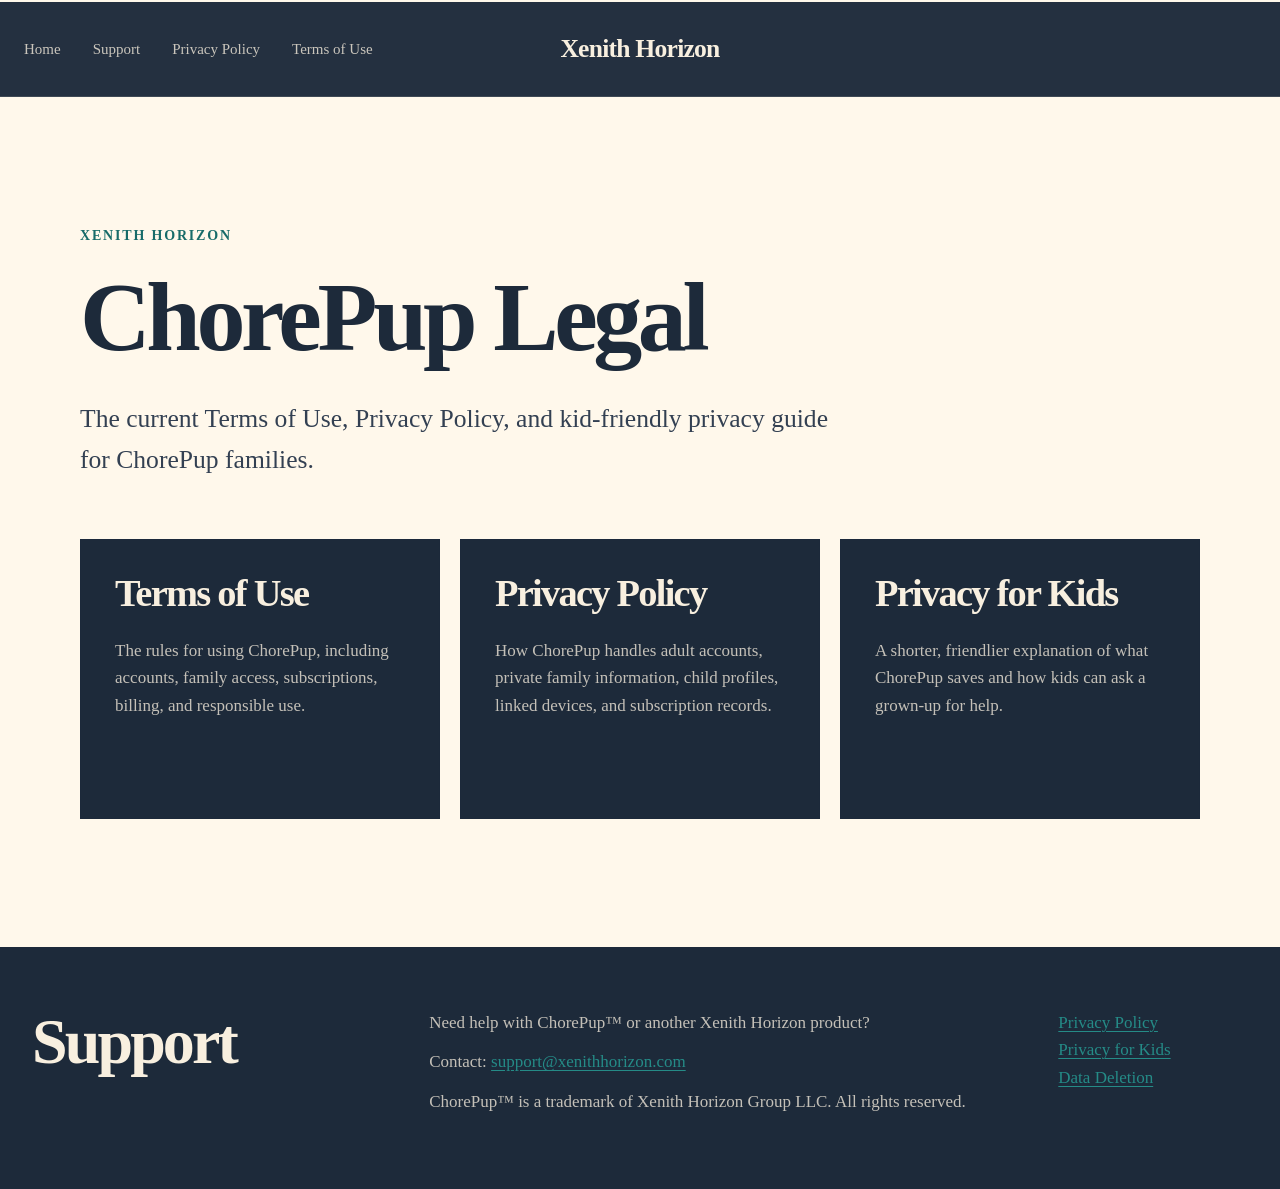
<file: index.html>
<!doctype html>
<html lang="en">
<head>
  <meta charset="utf-8">
  <meta name="viewport" content="width=device-width, initial-scale=1">
  <meta name="description" content="ChorePup Terms of Use, Privacy Policy, and Privacy for Kids.">
  <meta name="theme-color" content="#1d2a3a">
  <link rel="canonical" href="https://legal.xenithhorizon.com/">
  <link rel="stylesheet" href="/assets/legal.css">
  <title>ChorePup Legal · Xenith Horizon</title>
</head>
<body>
<header class="site-header">
  <div class="site-header__inner">
    <a class="site-brand" href="https://www.xenithhorizon.com">Xenith Horizon</a>
    <nav class="site-nav" aria-label="Primary navigation">
      <a href="https://www.xenithhorizon.com">Home</a>
      <a href="https://www.xenithhorizon.com/support">Support</a>
      <a href="/privacy/">Privacy Policy</a>
      <a href="/terms/">Terms of Use</a>
    </nav>
  </div>
</header>
<main class="legal-hub">
  <div class="legal-hub__inner">
    <p class="legal-kicker">Xenith Horizon</p>
    <h1>ChorePup Legal</h1>
    <p class="legal-hub__lead">The current Terms of Use, Privacy Policy, and kid-friendly privacy guide for ChorePup families.</p>
    <div class="legal-hub__grid"><a class="legal-hub__card" href="/terms/">
  <h2>Terms of Use</h2>
  <p>The rules for using ChorePup, including accounts, family access, subscriptions, billing, and responsible use.</p>
</a>
<a class="legal-hub__card" href="/privacy/">
  <h2>Privacy Policy</h2>
  <p>How ChorePup handles adult accounts, private family information, child profiles, linked devices, and subscription records.</p>
</a>
<a class="legal-hub__card" href="/privacy-for-kids/">
  <h2>Privacy for Kids</h2>
  <p>A shorter, friendlier explanation of what ChorePup saves and how kids can ask a grown-up for help.</p>
</a></div>
  </div>
</main>
<footer class="site-footer">
  <div class="site-footer__inner">
    <div class="site-footer__title">Support</div>
    <div>
      <p>Need help with ChorePup™ or another Xenith Horizon product?</p>
      <p>Contact: <a href="mailto:support@xenithhorizon.com">support@xenithhorizon.com</a></p>
      <p>ChorePup™ is a trademark of Xenith Horizon Group LLC. All rights reserved.</p>
    </div>
    <div class="site-footer__links">
      <a href="/privacy/">Privacy Policy</a>
      <a href="/privacy-for-kids/">Privacy for Kids</a>
      <a href="https://www.xenithhorizon.com/data-deletion">Data Deletion</a>
    </div>
  </div>
</footer>
</body>
</html>
</file>
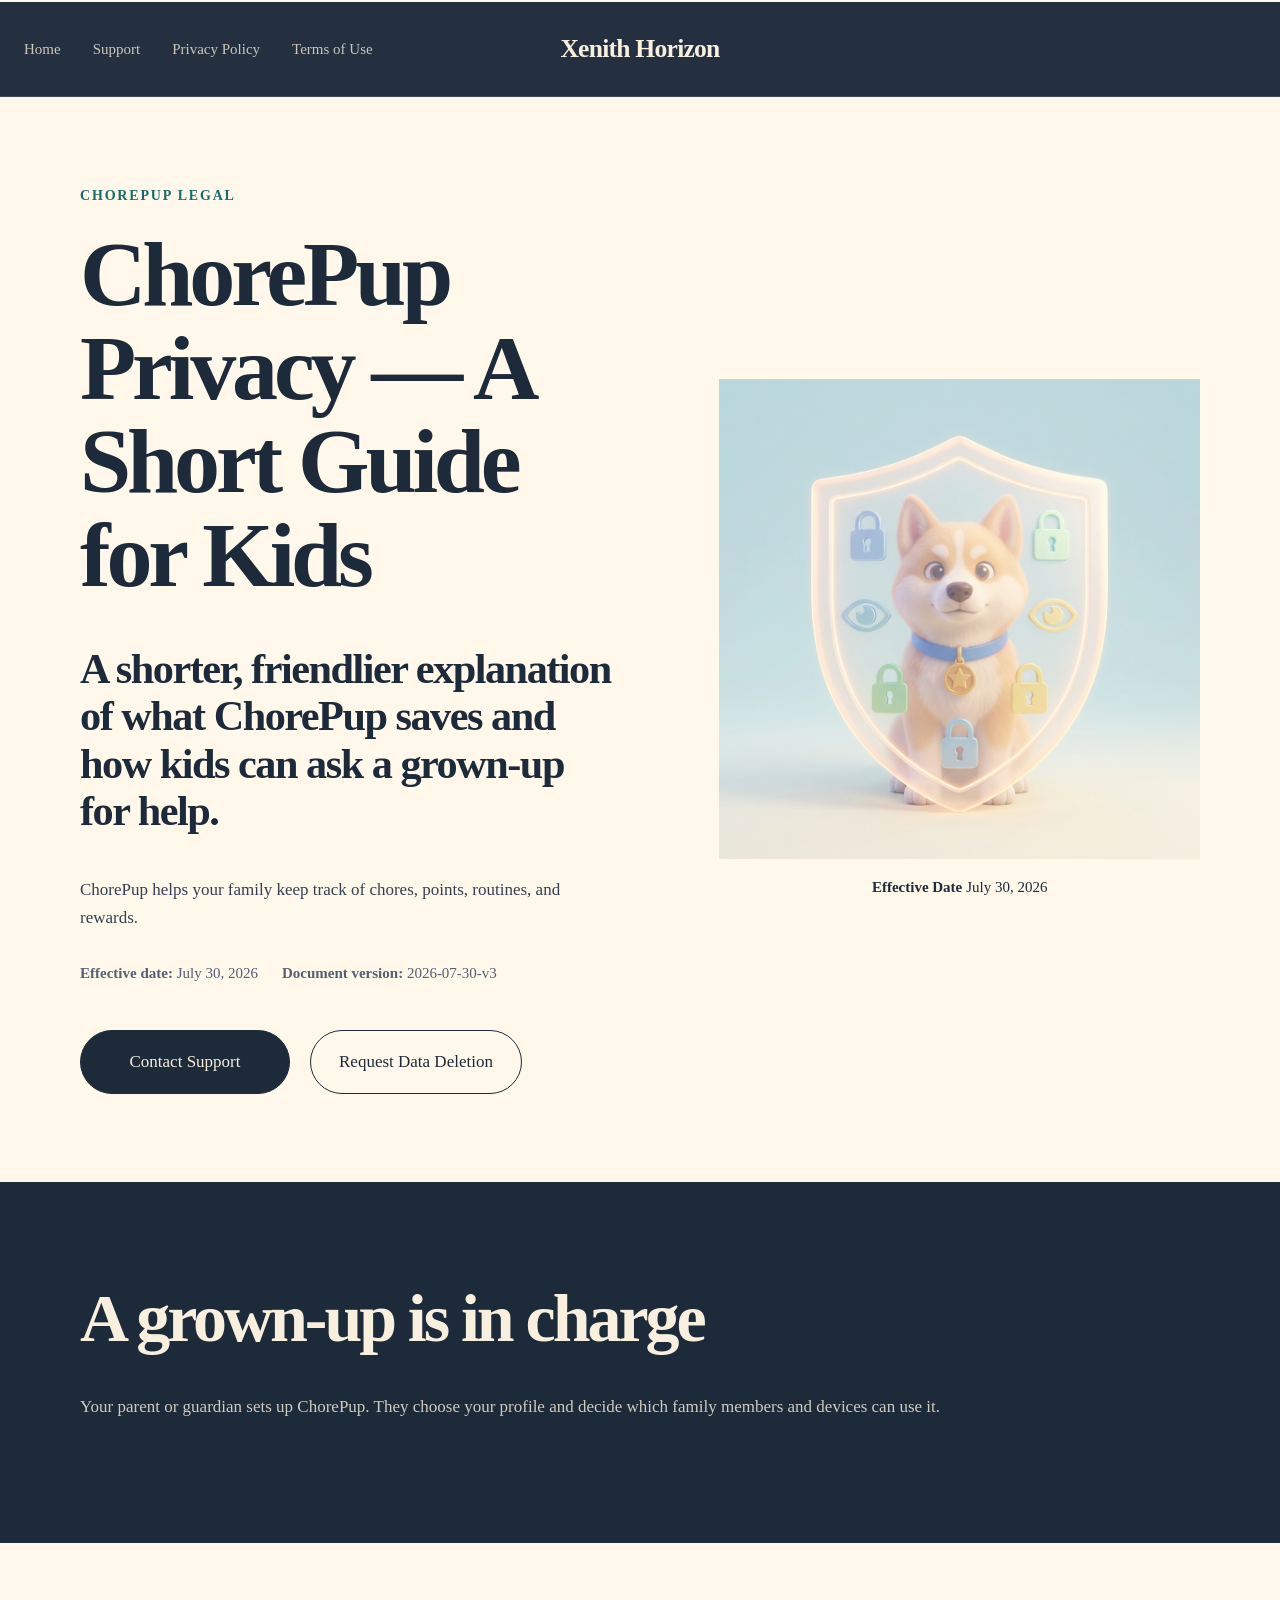
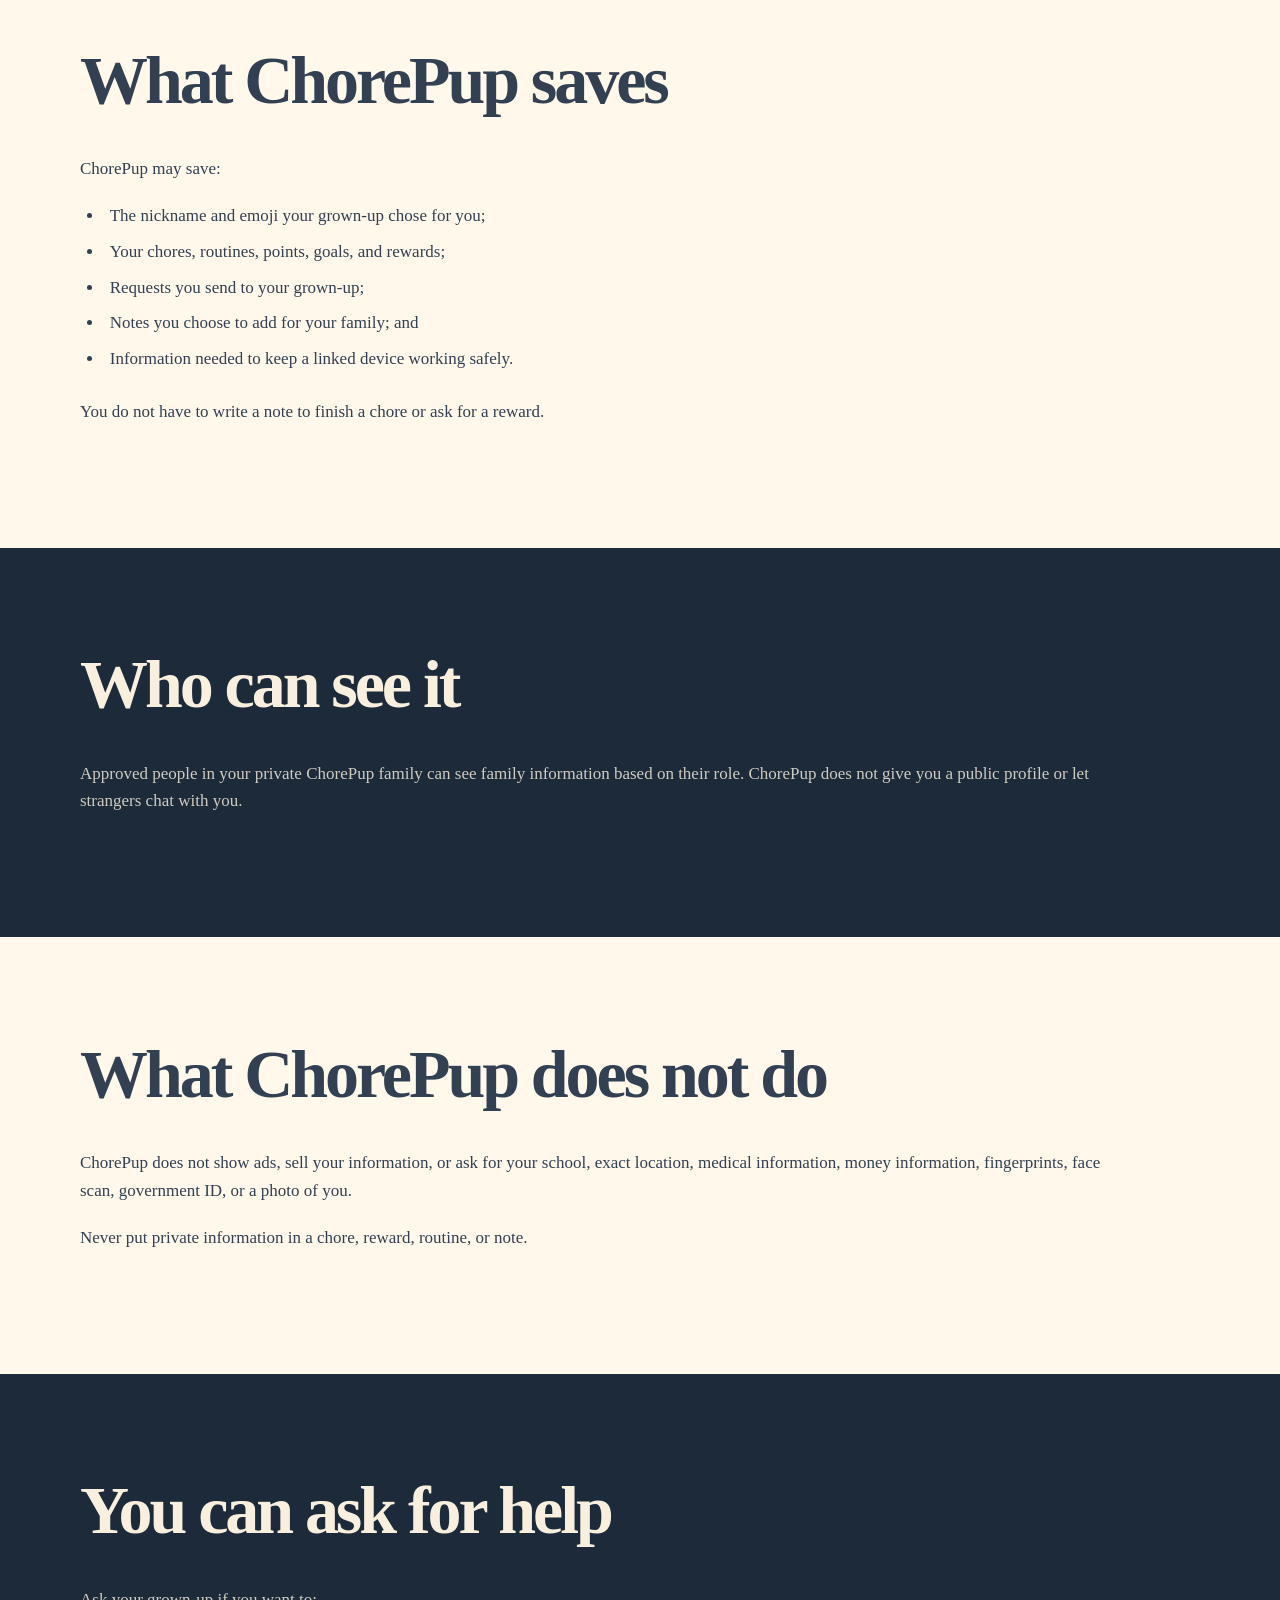
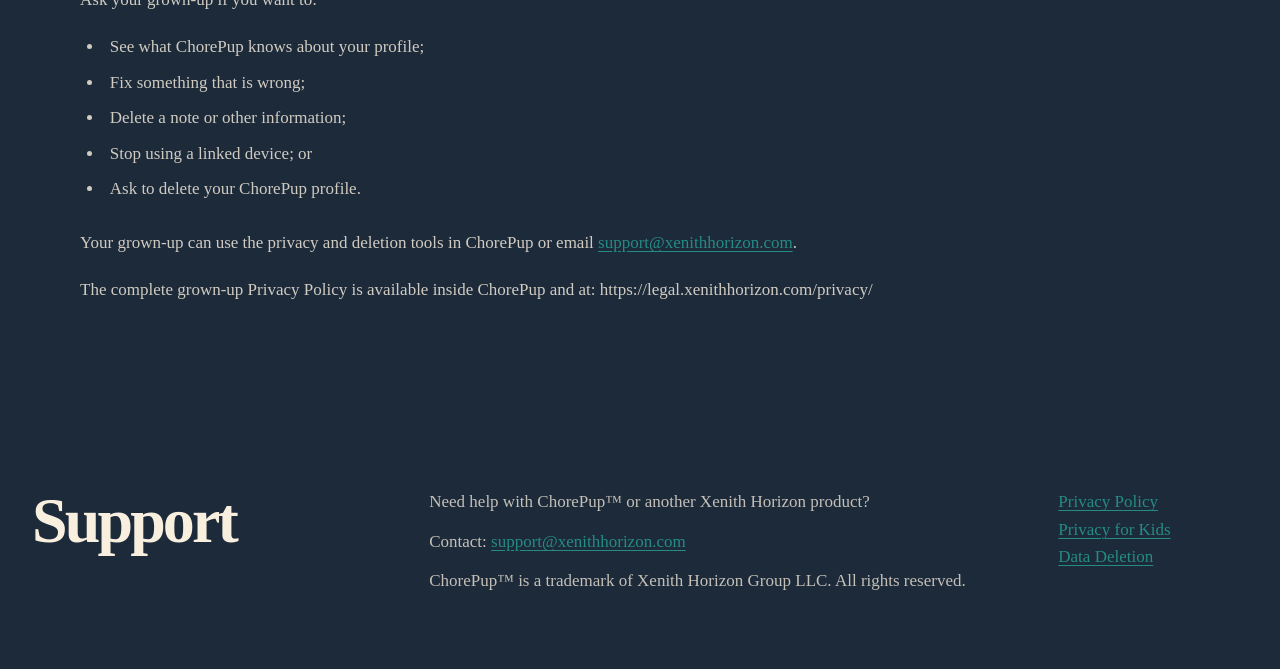
<file: privacy-for-kids/index.html>
<!doctype html>
<html lang="en">
<head>
  <meta charset="utf-8">
  <meta name="viewport" content="width=device-width, initial-scale=1">
  <meta name="description" content="A shorter, friendlier explanation of what ChorePup saves and how kids can ask a grown-up for help.">
  <meta name="theme-color" content="#1d2a3a">
  <link rel="canonical" href="https://legal.xenithhorizon.com/privacy-for-kids/">
  <link rel="stylesheet" href="/assets/legal.css">
  <title>ChorePup Privacy — A Short Guide for Kids · Xenith Horizon</title>
</head>
<body>
<header class="site-header">
  <div class="site-header__inner">
    <a class="site-brand" href="https://www.xenithhorizon.com">Xenith Horizon</a>
    <nav class="site-nav" aria-label="Primary navigation">
      <a href="https://www.xenithhorizon.com">Home</a>
      <a href="https://www.xenithhorizon.com/support">Support</a>
      <a href="/privacy/">Privacy Policy</a>
      <a href="/terms/">Terms of Use</a>
    </nav>
  </div>
</header>
<main>
  <section class="legal-hero">
    <div class="legal-hero__inner">
      <div>
        <p class="legal-kicker">ChorePup legal</p>
        <h1>ChorePup Privacy — A Short Guide for Kids</h1>
        <p class="legal-hero__lead">A shorter, friendlier explanation of what ChorePup saves and how kids can ask a grown-up for help.</p>
        <div class="legal-hero__copy"><p>ChorePup helps your family keep track of chores, points, routines, and rewards.</p>
</div>
        <div class="legal-meta">
          <span><strong>Effective date:</strong> July 30, 2026</span>
          <span><strong>Document version:</strong> 2026-07-30-v3</span>
        </div>
        <div class="legal-actions">
          <a class="legal-button" href="mailto:support@xenithhorizon.com">Contact Support</a>
          <a class="legal-button legal-button--secondary" href="https://www.xenithhorizon.com/data-deletion">Request Data Deletion</a>
        </div>
      </div>
      <div class="legal-hero__visual">
        <img src="/assets/nitro-privacy.png" alt="Nitro the ChorePup mascot protected by a shield and colorful locks">
        <p class="legal-hero__caption"><strong>Effective Date</strong>July 30, 2026</p>
      </div>
    </div>
  </section>
  <section class="legal-section legal-section--dark" id="a-grown-up-is-in-charge">
  <div class="legal-section__inner">
    <h2>A grown-up is in charge</h2>
    <p>Your parent or guardian sets up ChorePup. They choose your profile and decide which family members and devices can use it.</p>

  </div>
</section>
<section class="legal-section legal-section--light" id="what-chorepup-saves">
  <div class="legal-section__inner">
    <h2>What ChorePup saves</h2>
    <p>ChorePup may save:</p>
<ul><li>The nickname and emoji your grown-up chose for you;</li><li>Your chores, routines, points, goals, and rewards;</li><li>Requests you send to your grown-up;</li><li>Notes you choose to add for your family; and</li><li>Information needed to keep a linked device working safely.</li></ul>
<p>You do not have to write a note to finish a chore or ask for a reward.</p>

  </div>
</section>
<section class="legal-section legal-section--dark" id="who-can-see-it">
  <div class="legal-section__inner">
    <h2>Who can see it</h2>
    <p>Approved people in your private ChorePup family can see family information based on their role. ChorePup does not give you a public profile or let strangers chat with you.</p>

  </div>
</section>
<section class="legal-section legal-section--light" id="what-chorepup-does-not-do">
  <div class="legal-section__inner">
    <h2>What ChorePup does not do</h2>
    <p>ChorePup does not show ads, sell your information, or ask for your school, exact location, medical information, money information, fingerprints, face scan, government ID, or a photo of you.</p>
<p>Never put private information in a chore, reward, routine, or note.</p>

  </div>
</section>
<section class="legal-section legal-section--dark" id="you-can-ask-for-help">
  <div class="legal-section__inner">
    <h2>You can ask for help</h2>
    <p>Ask your grown-up if you want to:</p>
<ul><li>See what ChorePup knows about your profile;</li><li>Fix something that is wrong;</li><li>Delete a note or other information;</li><li>Stop using a linked device; or</li><li>Ask to delete your ChorePup profile.</li></ul>
<p>Your grown-up can use the privacy and deletion tools in ChorePup or email <a href="mailto:support@xenithhorizon.com">support@xenithhorizon.com</a>.</p>
<p>The complete grown-up Privacy Policy is available inside ChorePup and at: https:&#47;&#47;legal.xenithhorizon.com&#47;privacy&#47;</p>

  </div>
</section>
</main>
<footer class="site-footer">
  <div class="site-footer__inner">
    <div class="site-footer__title">Support</div>
    <div>
      <p>Need help with ChorePup™ or another Xenith Horizon product?</p>
      <p>Contact: <a href="mailto:support@xenithhorizon.com">support@xenithhorizon.com</a></p>
      <p>ChorePup™ is a trademark of Xenith Horizon Group LLC. All rights reserved.</p>
    </div>
    <div class="site-footer__links">
      <a href="/privacy/">Privacy Policy</a>
      <a href="/privacy-for-kids/">Privacy for Kids</a>
      <a href="https://www.xenithhorizon.com/data-deletion">Data Deletion</a>
    </div>
  </div>
</footer>
</body>
</html>
</file>
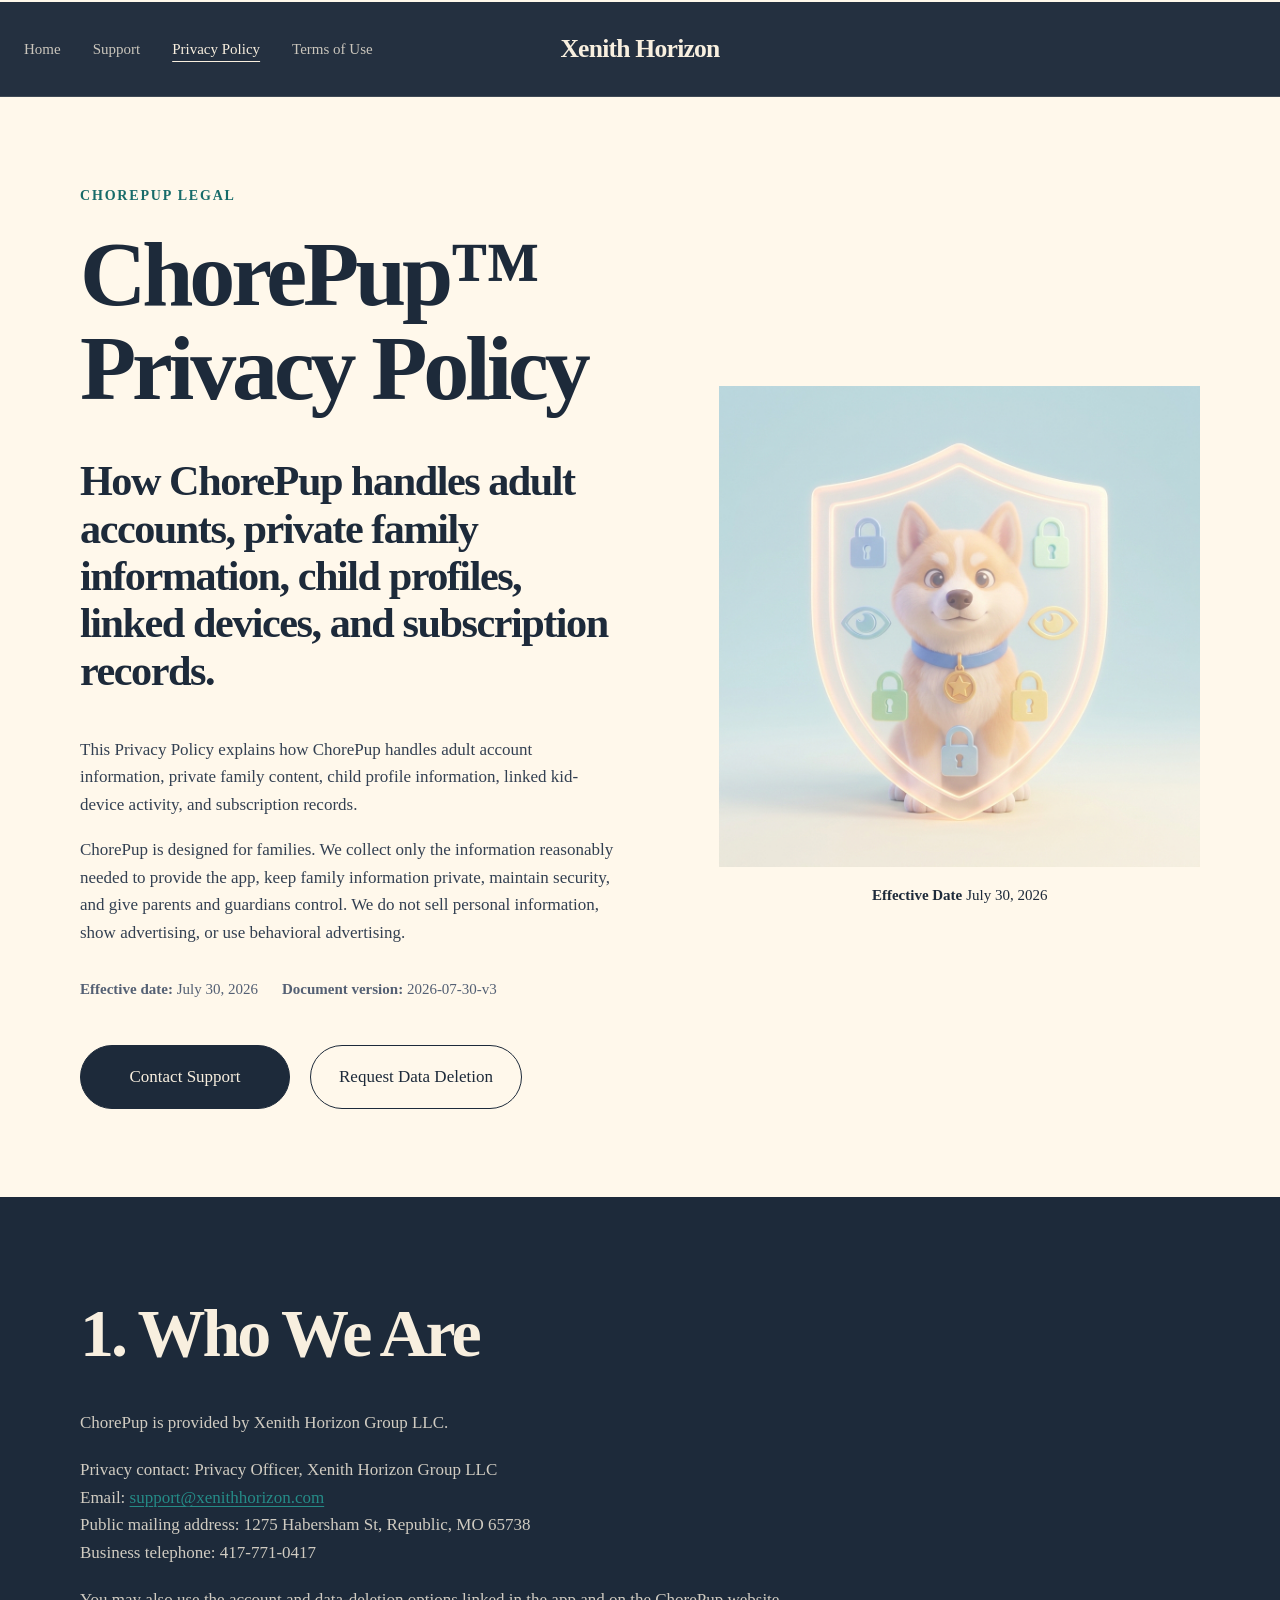
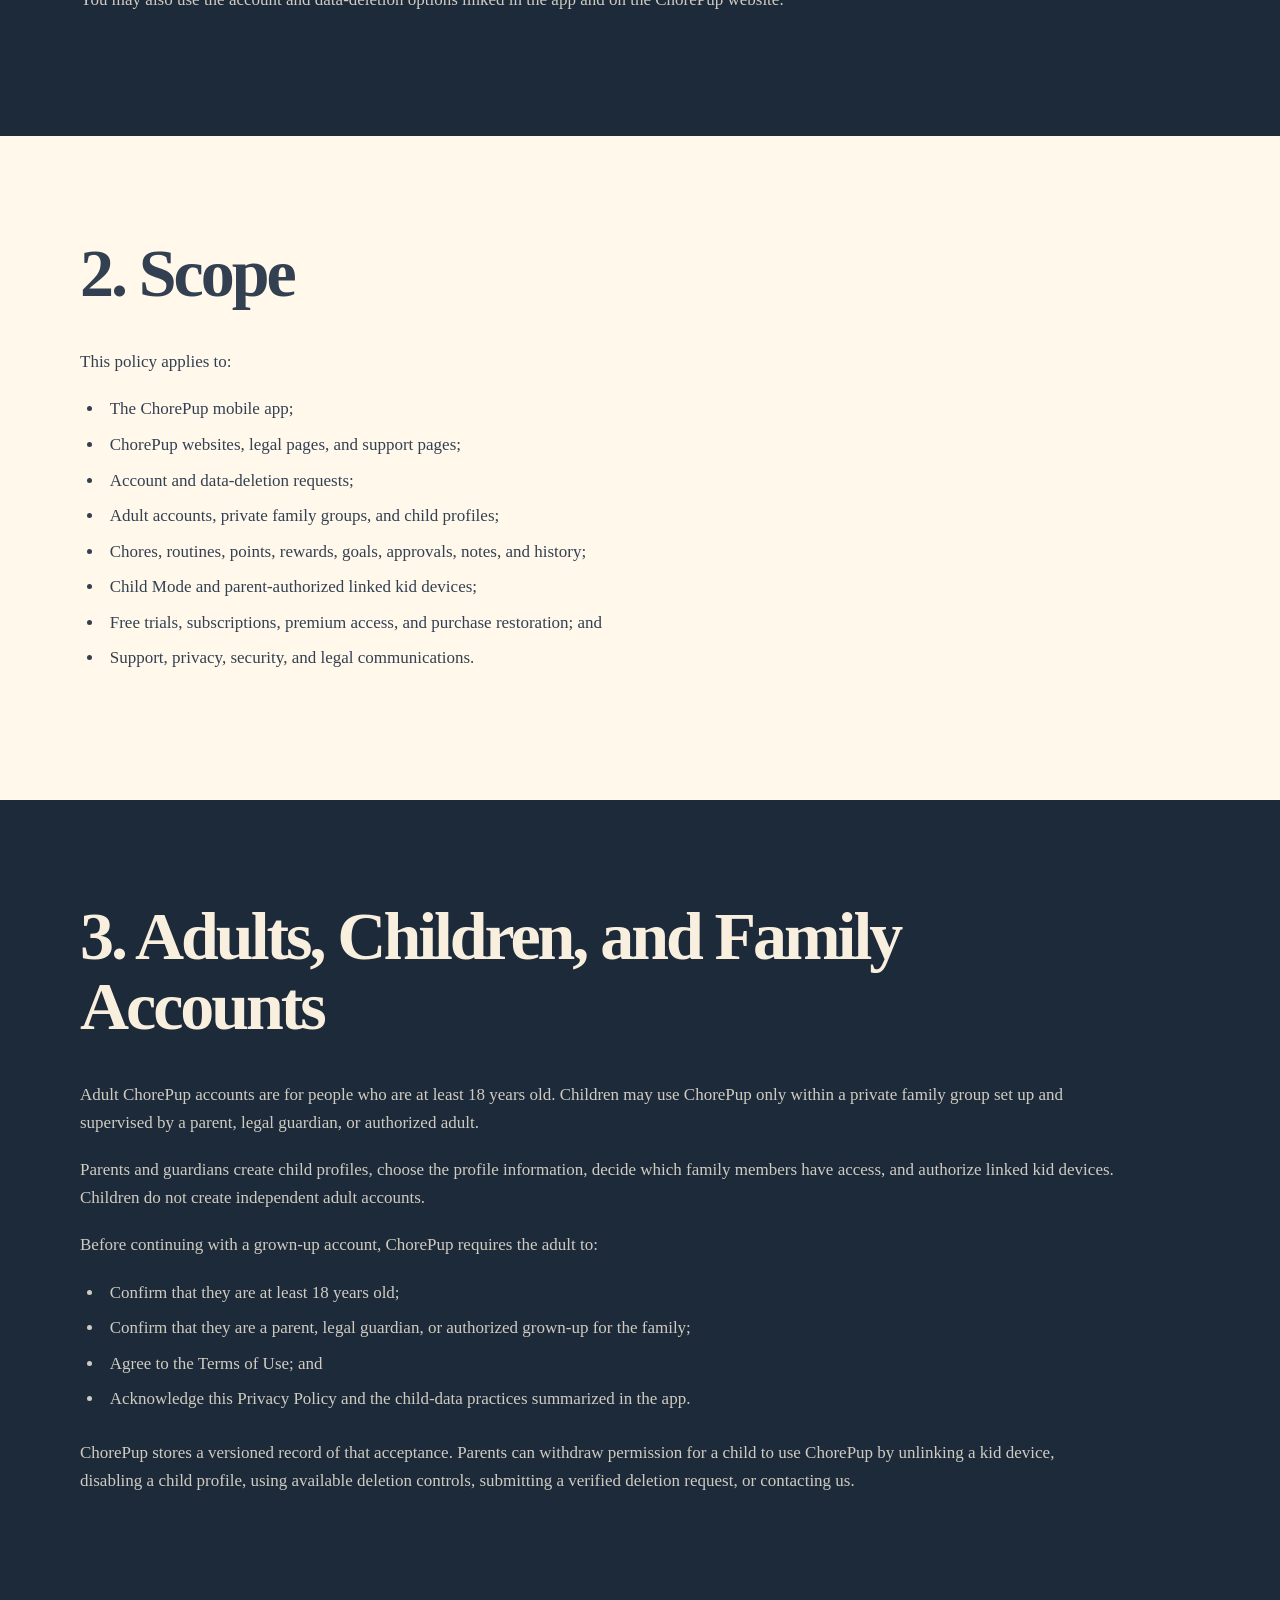
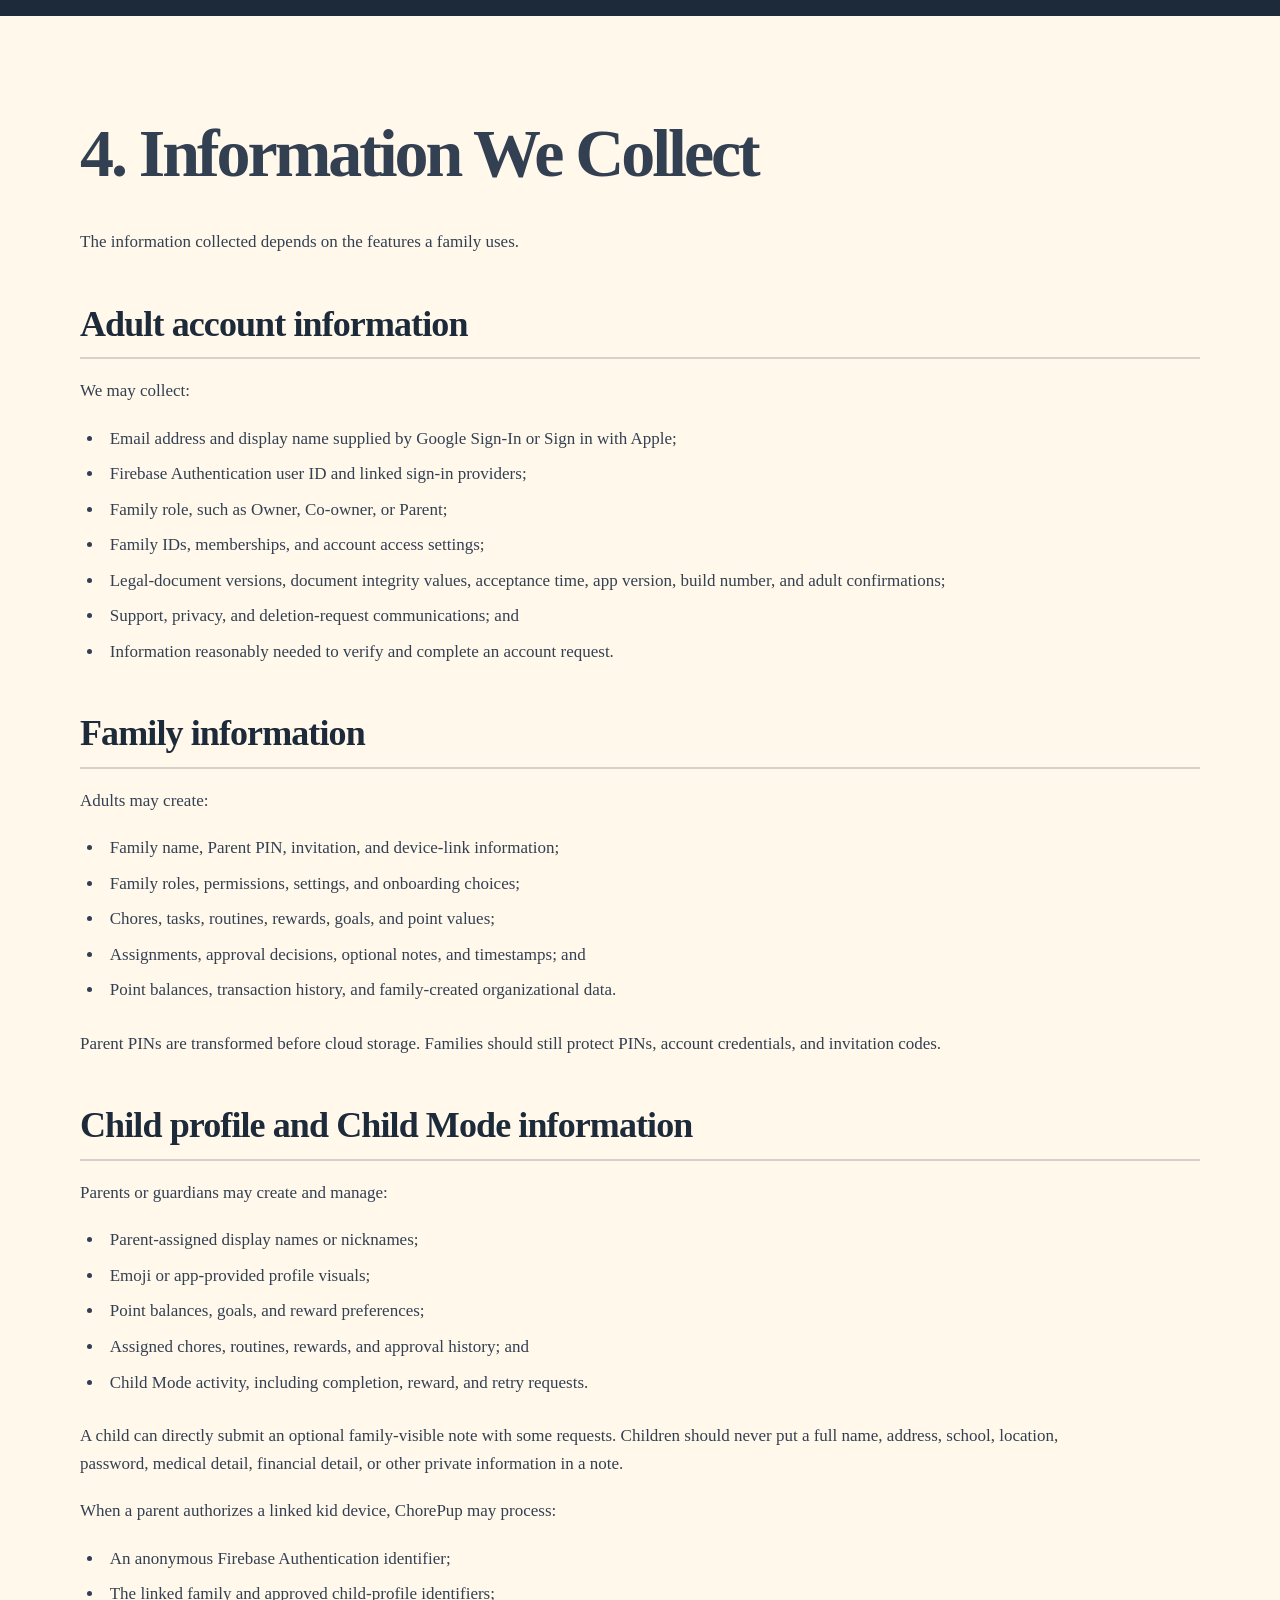
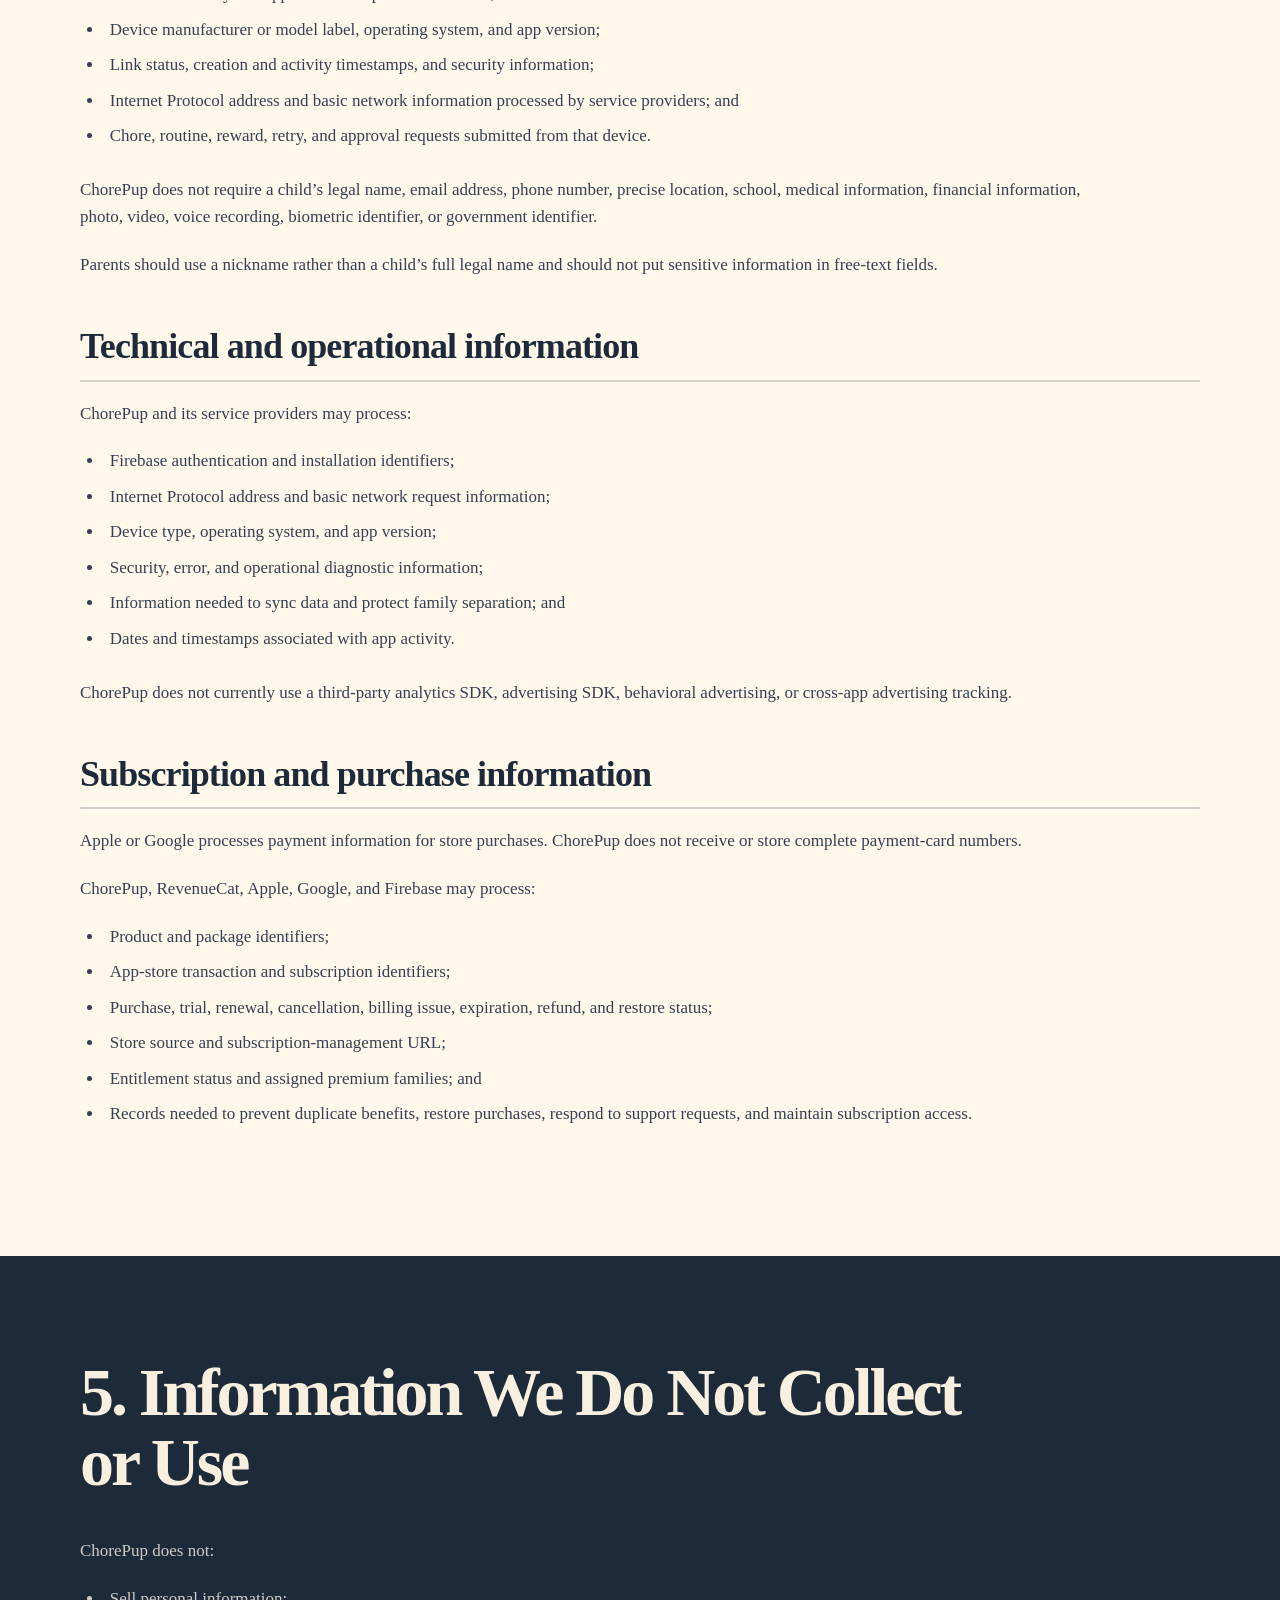
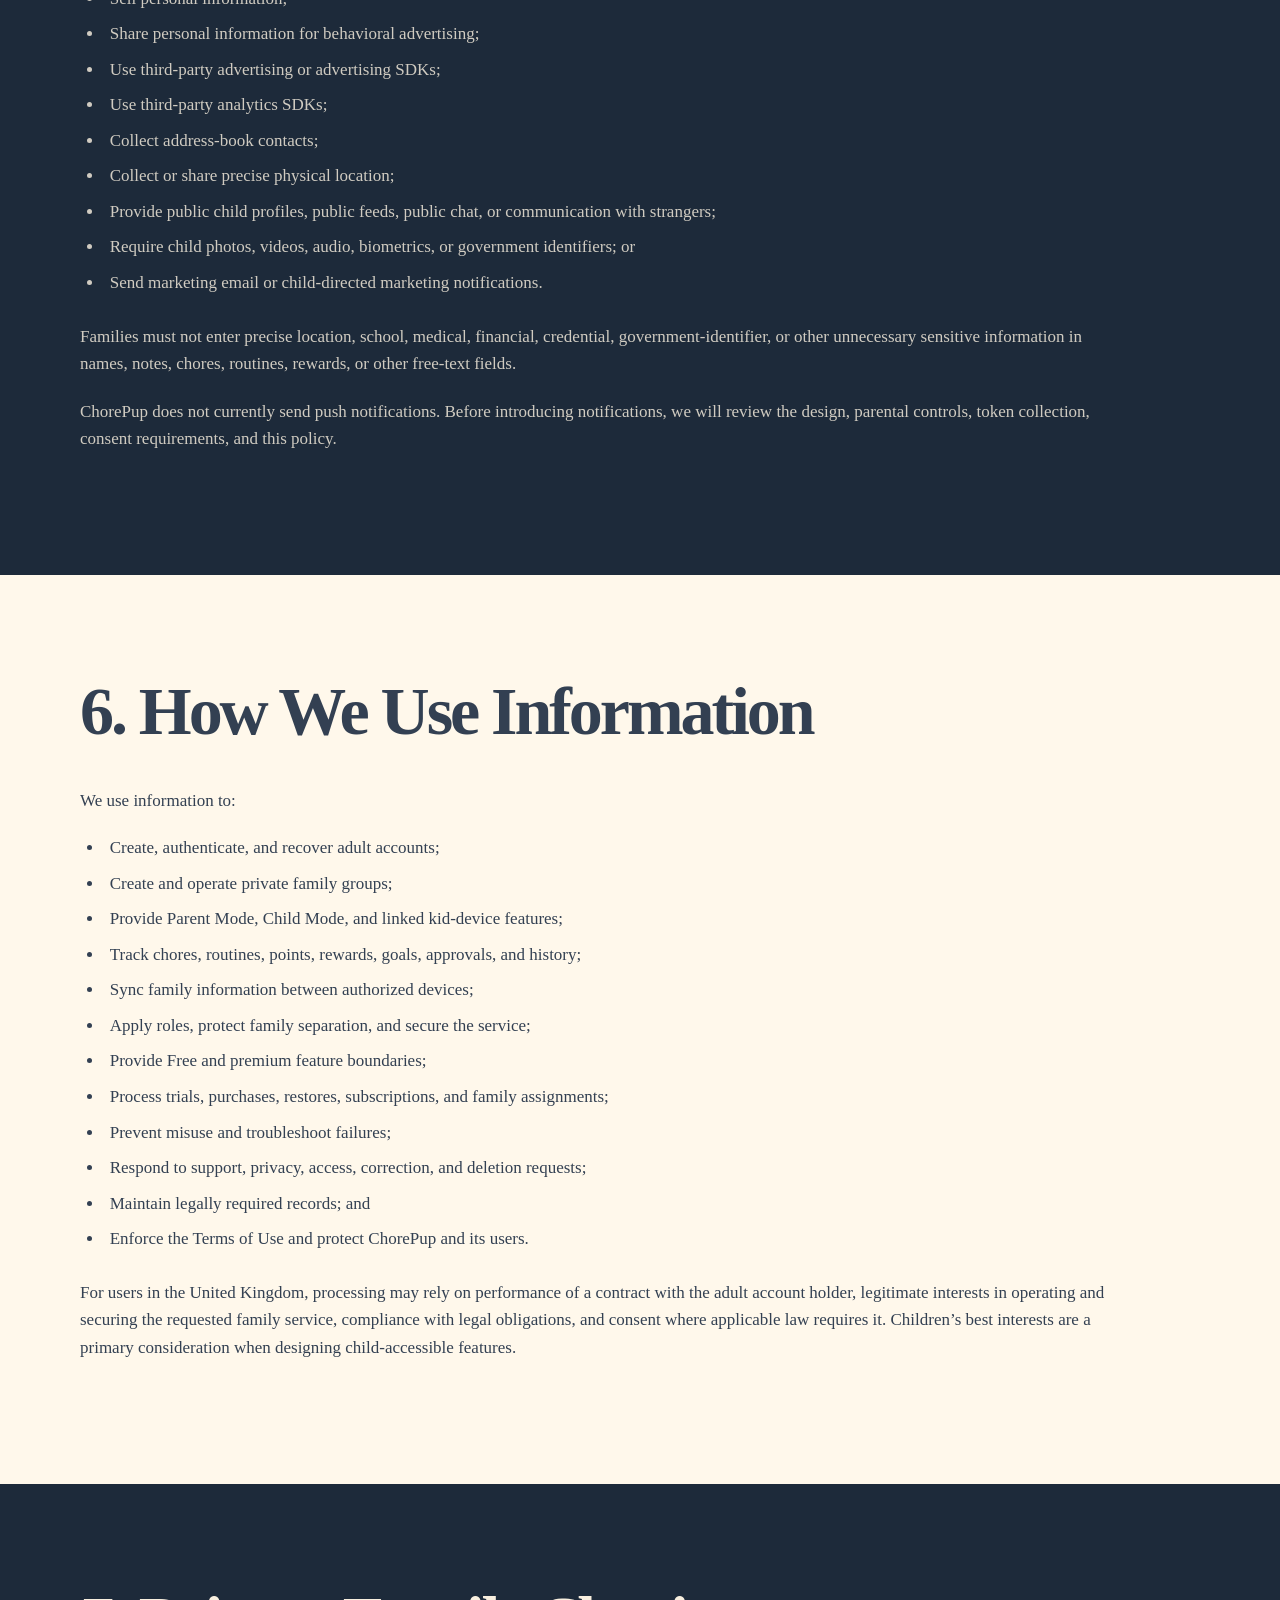
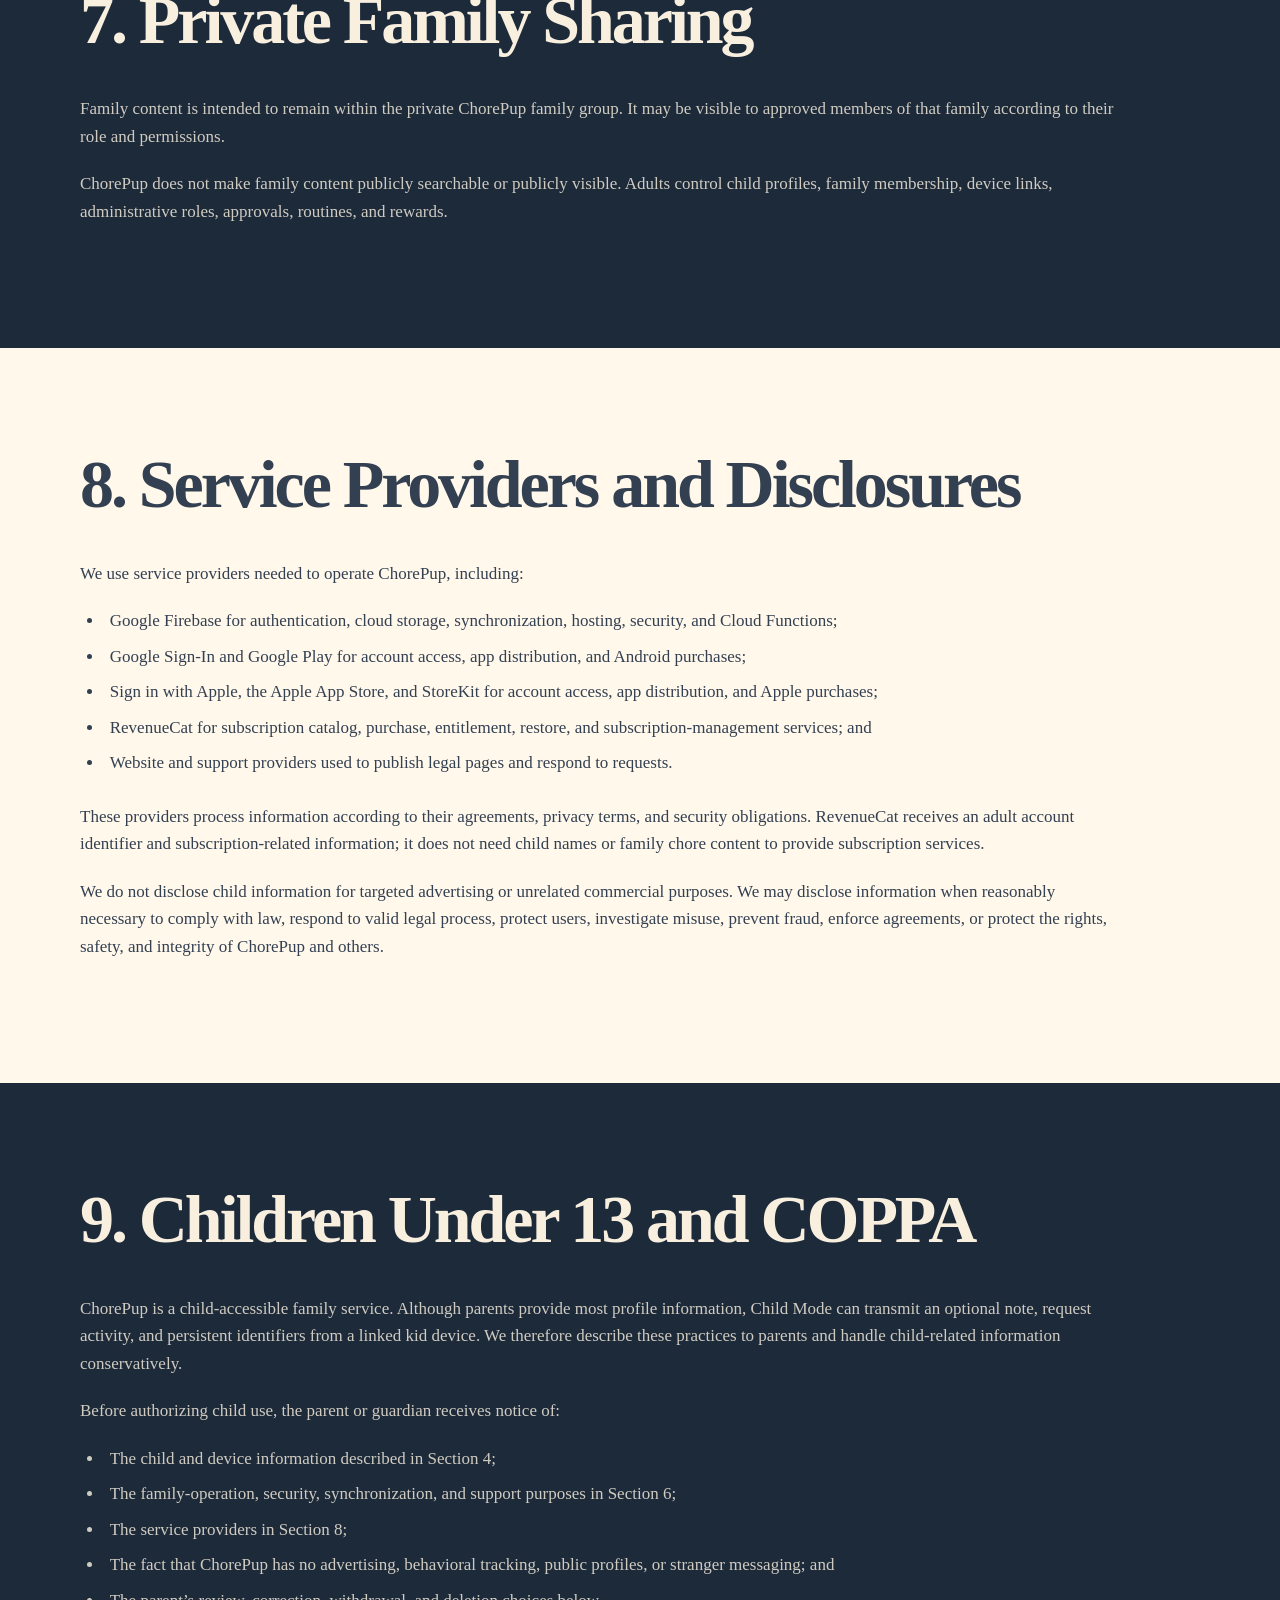
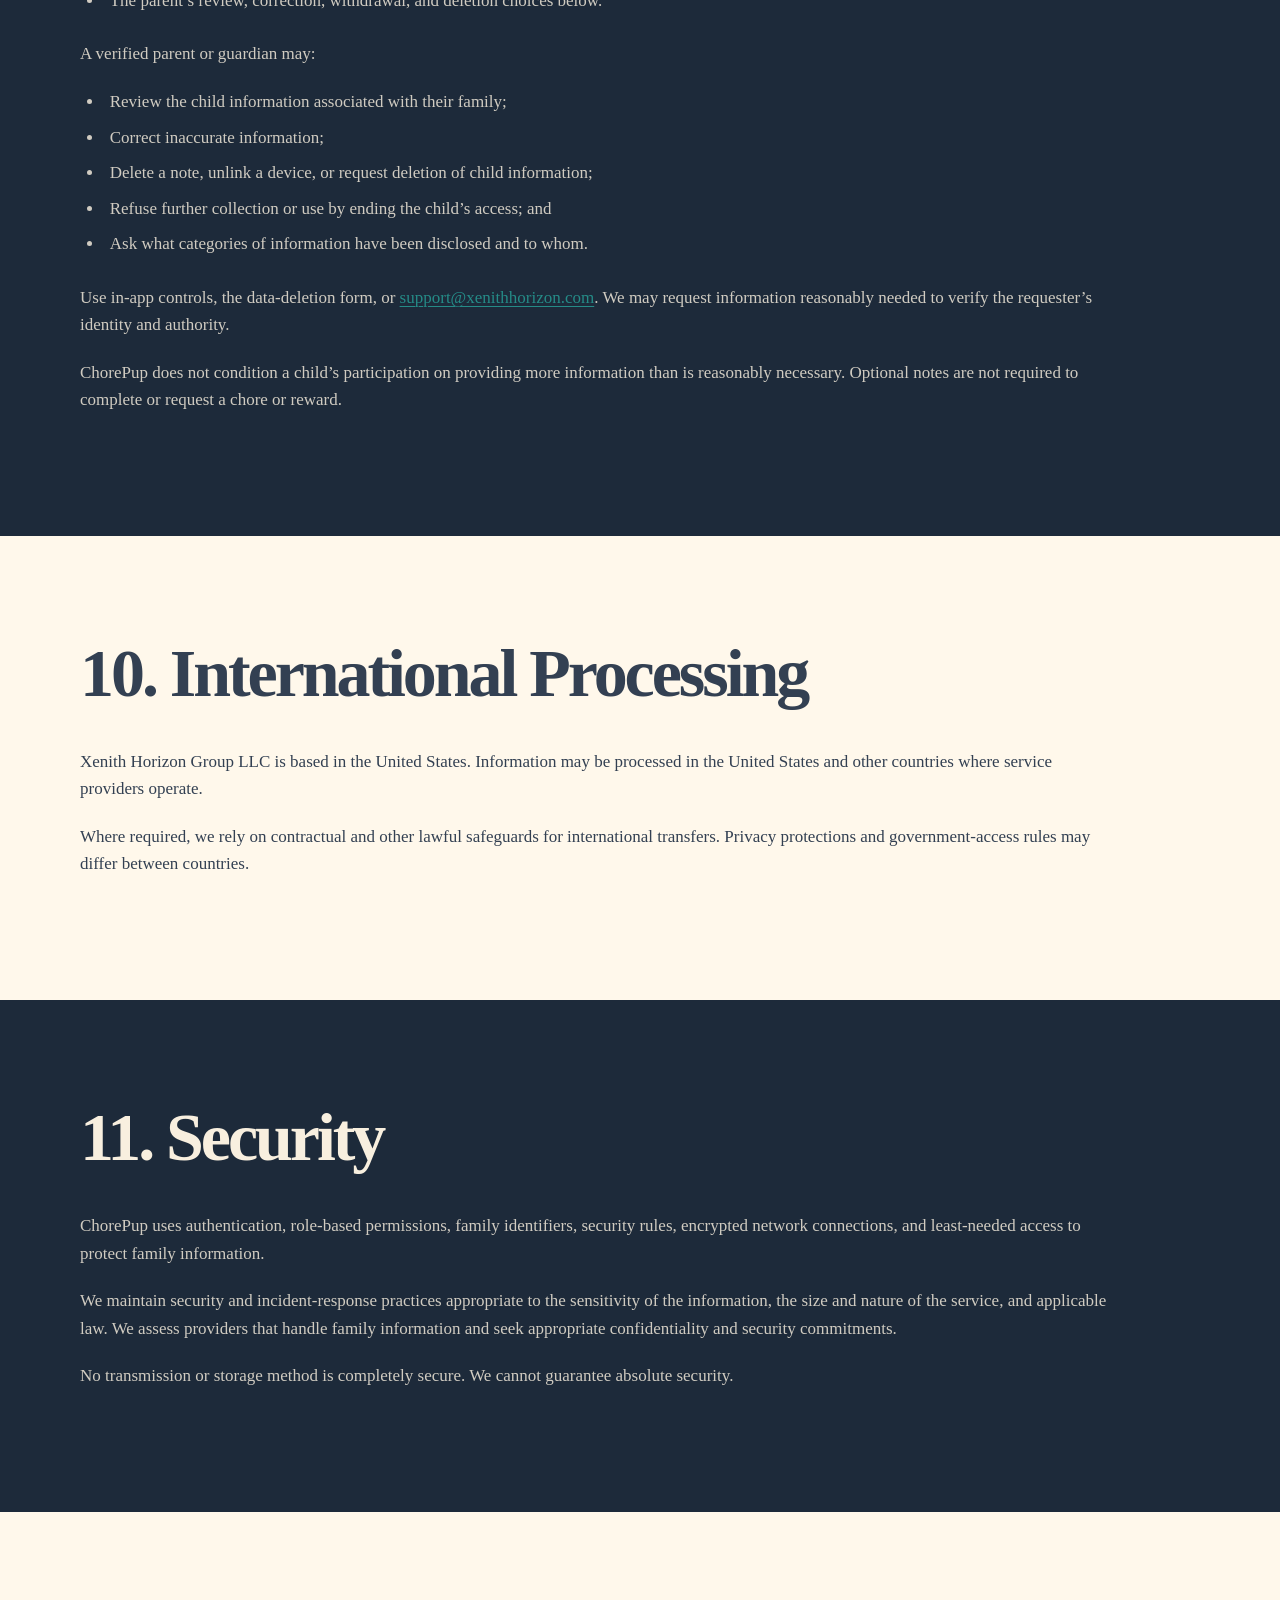
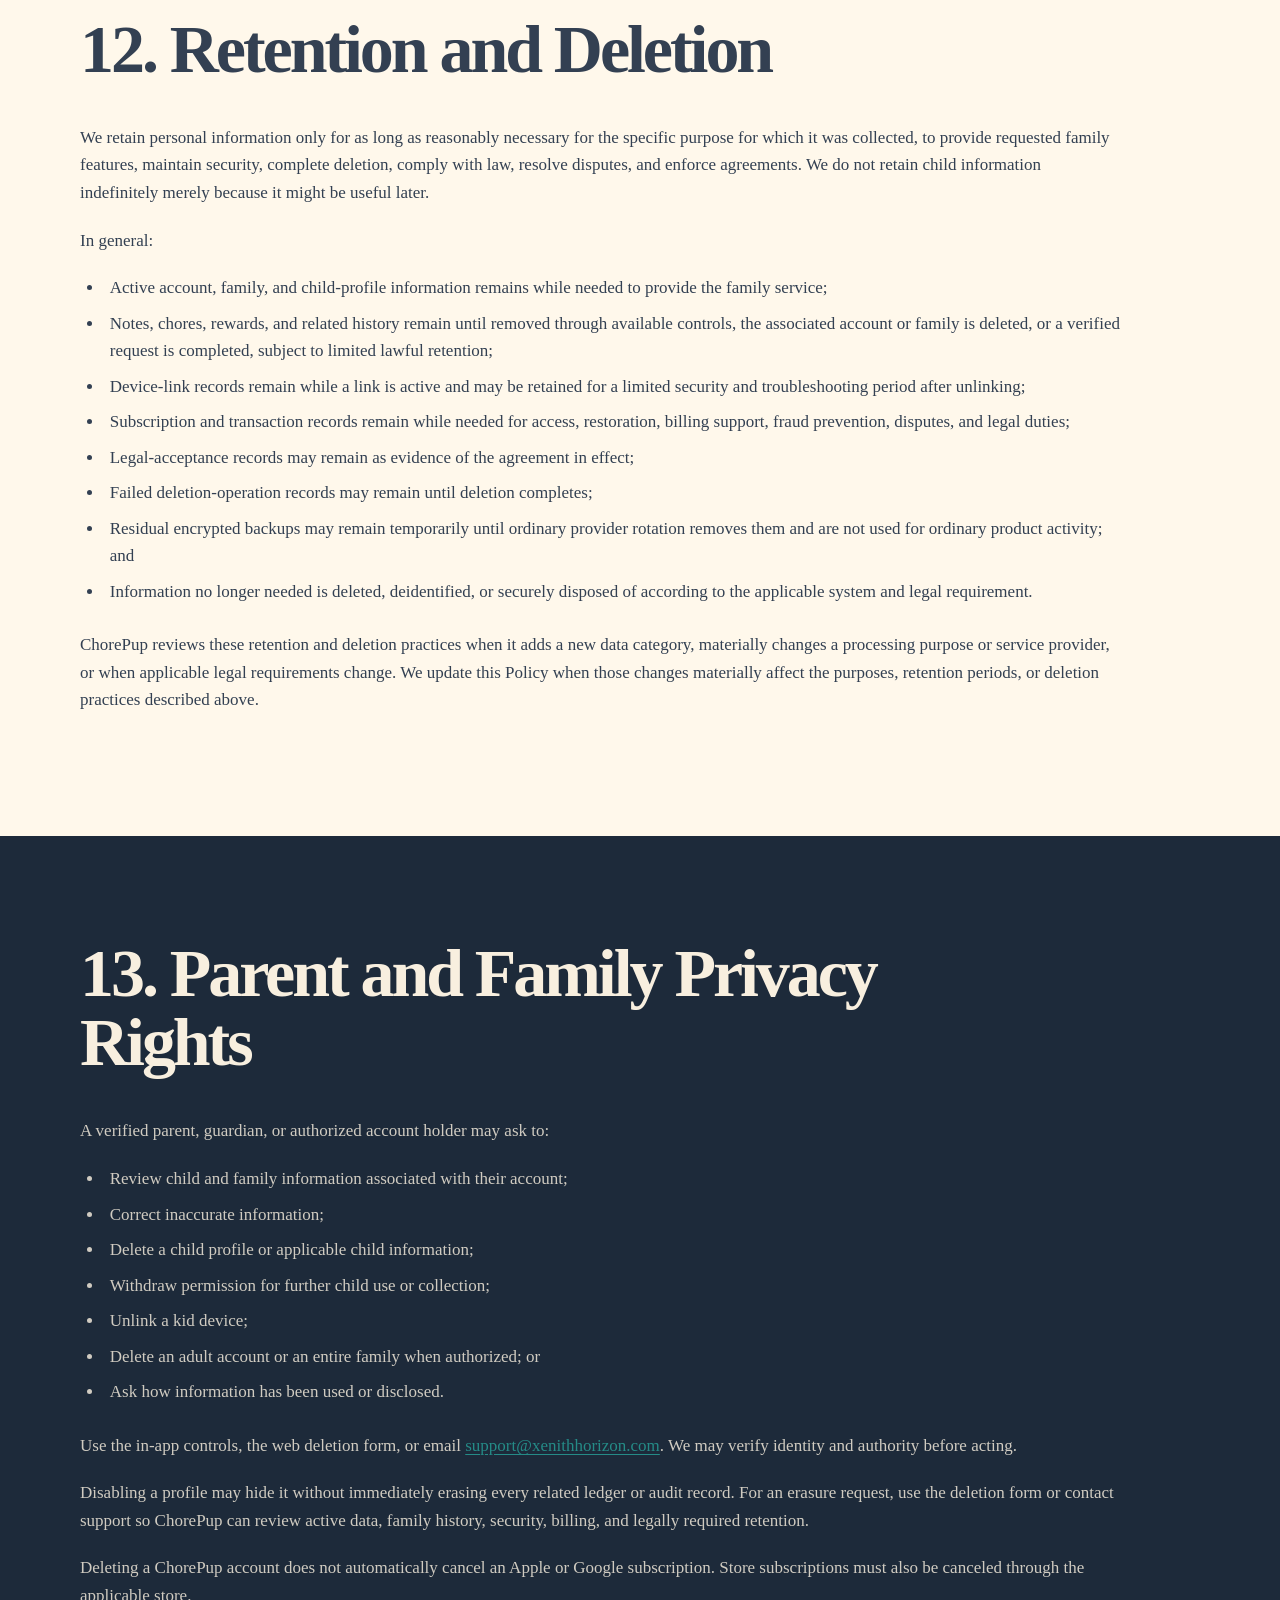
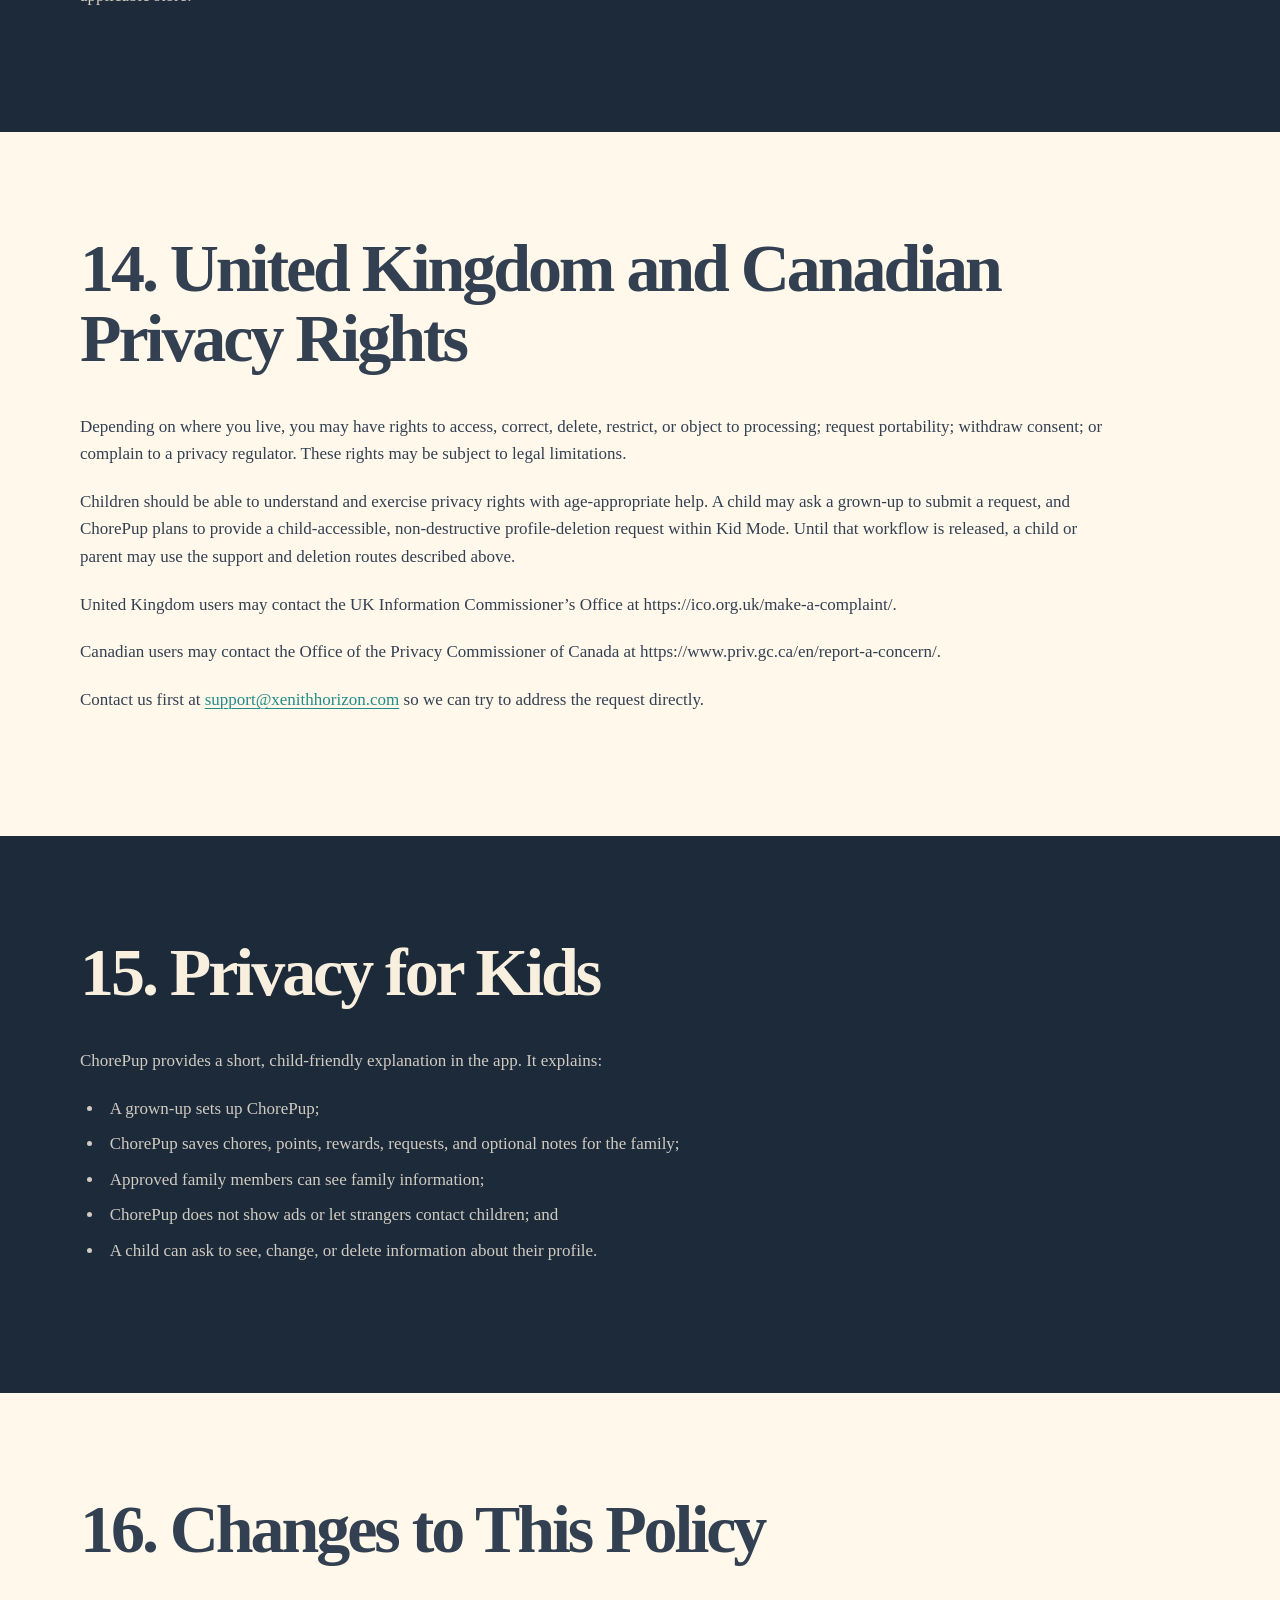
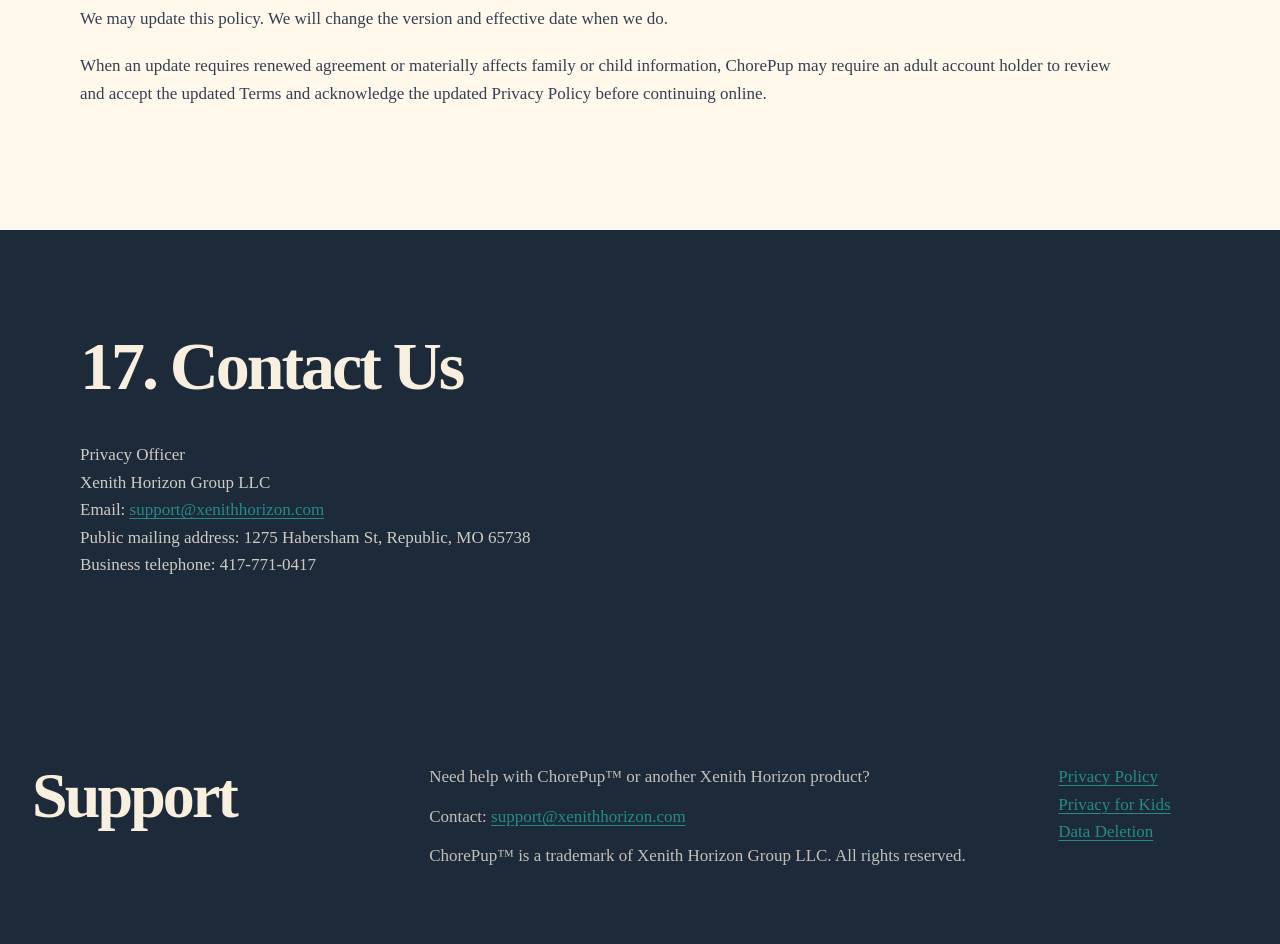
<file: privacy/index.html>
<!doctype html>
<html lang="en">
<head>
  <meta charset="utf-8">
  <meta name="viewport" content="width=device-width, initial-scale=1">
  <meta name="description" content="How ChorePup handles adult accounts, private family information, child profiles, linked devices, and subscription records.">
  <meta name="theme-color" content="#1d2a3a">
  <link rel="canonical" href="https://legal.xenithhorizon.com/privacy/">
  <link rel="stylesheet" href="/assets/legal.css">
  <title>ChorePup™ Privacy Policy · Xenith Horizon</title>
</head>
<body>
<header class="site-header">
  <div class="site-header__inner">
    <a class="site-brand" href="https://www.xenithhorizon.com">Xenith Horizon</a>
    <nav class="site-nav" aria-label="Primary navigation">
      <a href="https://www.xenithhorizon.com">Home</a>
      <a href="https://www.xenithhorizon.com/support">Support</a>
      <a href="/privacy/" aria-current="page">Privacy Policy</a>
      <a href="/terms/">Terms of Use</a>
    </nav>
  </div>
</header>
<main>
  <section class="legal-hero">
    <div class="legal-hero__inner">
      <div>
        <p class="legal-kicker">ChorePup legal</p>
        <h1>ChorePup™ Privacy Policy</h1>
        <p class="legal-hero__lead">How ChorePup handles adult accounts, private family information, child profiles, linked devices, and subscription records.</p>
        <div class="legal-hero__copy"><p>This Privacy Policy explains how ChorePup handles adult account information, private family content, child profile information, linked kid-device activity, and subscription records.</p>
<p>ChorePup is designed for families. We collect only the information reasonably needed to provide the app, keep family information private, maintain security, and give parents and guardians control. We do not sell personal information, show advertising, or use behavioral advertising.</p>
</div>
        <div class="legal-meta">
          <span><strong>Effective date:</strong> July 30, 2026</span>
          <span><strong>Document version:</strong> 2026-07-30-v3</span>
        </div>
        <div class="legal-actions">
          <a class="legal-button" href="mailto:support@xenithhorizon.com">Contact Support</a>
          <a class="legal-button legal-button--secondary" href="https://www.xenithhorizon.com/data-deletion">Request Data Deletion</a>
        </div>
      </div>
      <div class="legal-hero__visual">
        <img src="/assets/nitro-privacy.png" alt="Nitro the ChorePup mascot protected by a shield and colorful locks">
        <p class="legal-hero__caption"><strong>Effective Date</strong>July 30, 2026</p>
      </div>
    </div>
  </section>
  <section class="legal-section legal-section--dark" id="who-we-are">
  <div class="legal-section__inner">
    <h2>1. Who We Are</h2>
    <p>ChorePup is provided by Xenith Horizon Group LLC.</p>
<p>Privacy contact: Privacy Officer, Xenith Horizon Group LLC<br>Email: <a href="mailto:support@xenithhorizon.com">support@xenithhorizon.com</a><br>Public mailing address: 1275 Habersham St, Republic, MO 65738<br>Business telephone: 417-771-0417</p>
<p>You may also use the account and data-deletion options linked in the app and on the ChorePup website.</p>

  </div>
</section>
<section class="legal-section legal-section--light" id="scope">
  <div class="legal-section__inner">
    <h2>2. Scope</h2>
    <p>This policy applies to:</p>
<ul><li>The ChorePup mobile app;</li><li>ChorePup websites, legal pages, and support pages;</li><li>Account and data-deletion requests;</li><li>Adult accounts, private family groups, and child profiles;</li><li>Chores, routines, points, rewards, goals, approvals, notes, and history;</li><li>Child Mode and parent-authorized linked kid devices;</li><li>Free trials, subscriptions, premium access, and purchase restoration; and</li><li>Support, privacy, security, and legal communications.</li></ul>

  </div>
</section>
<section class="legal-section legal-section--dark" id="adults-children-and-family-accounts">
  <div class="legal-section__inner">
    <h2>3. Adults, Children, and Family Accounts</h2>
    <p>Adult ChorePup accounts are for people who are at least 18 years old. Children may use ChorePup only within a private family group set up and supervised by a parent, legal guardian, or authorized adult.</p>
<p>Parents and guardians create child profiles, choose the profile information, decide which family members have access, and authorize linked kid devices. Children do not create independent adult accounts.</p>
<p>Before continuing with a grown-up account, ChorePup requires the adult to:</p>
<ul><li>Confirm that they are at least 18 years old;</li><li>Confirm that they are a parent, legal guardian, or authorized grown-up for the family;</li><li>Agree to the Terms of Use; and</li><li>Acknowledge this Privacy Policy and the child-data practices summarized in the app.</li></ul>
<p>ChorePup stores a versioned record of that acceptance. Parents can withdraw permission for a child to use ChorePup by unlinking a kid device, disabling a child profile, using available deletion controls, submitting a verified deletion request, or contacting us.</p>

  </div>
</section>
<section class="legal-section legal-section--light" id="information-we-collect">
  <div class="legal-section__inner">
    <h2>4. Information We Collect</h2>
    <p>The information collected depends on the features a family uses.</p>
<h3>Adult account information</h3>
<p>We may collect:</p>
<ul><li>Email address and display name supplied by Google Sign-In or Sign in with Apple;</li><li>Firebase Authentication user ID and linked sign-in providers;</li><li>Family role, such as Owner, Co-owner, or Parent;</li><li>Family IDs, memberships, and account access settings;</li><li>Legal-document versions, document integrity values, acceptance time, app version, build number, and adult confirmations;</li><li>Support, privacy, and deletion-request communications; and</li><li>Information reasonably needed to verify and complete an account request.</li></ul>
<h3>Family information</h3>
<p>Adults may create:</p>
<ul><li>Family name, Parent PIN, invitation, and device-link information;</li><li>Family roles, permissions, settings, and onboarding choices;</li><li>Chores, tasks, routines, rewards, goals, and point values;</li><li>Assignments, approval decisions, optional notes, and timestamps; and</li><li>Point balances, transaction history, and family-created organizational data.</li></ul>
<p>Parent PINs are transformed before cloud storage. Families should still protect PINs, account credentials, and invitation codes.</p>
<h3>Child profile and Child Mode information</h3>
<p>Parents or guardians may create and manage:</p>
<ul><li>Parent-assigned display names or nicknames;</li><li>Emoji or app-provided profile visuals;</li><li>Point balances, goals, and reward preferences;</li><li>Assigned chores, routines, rewards, and approval history; and</li><li>Child Mode activity, including completion, reward, and retry requests.</li></ul>
<p>A child can directly submit an optional family-visible note with some requests. Children should never put a full name, address, school, location, password, medical detail, financial detail, or other private information in a note.</p>
<p>When a parent authorizes a linked kid device, ChorePup may process:</p>
<ul><li>An anonymous Firebase Authentication identifier;</li><li>The linked family and approved child-profile identifiers;</li><li>Device manufacturer or model label, operating system, and app version;</li><li>Link status, creation and activity timestamps, and security information;</li><li>Internet Protocol address and basic network information processed by service providers; and</li><li>Chore, routine, reward, retry, and approval requests submitted from that device.</li></ul>
<p>ChorePup does not require a child’s legal name, email address, phone number, precise location, school, medical information, financial information, photo, video, voice recording, biometric identifier, or government identifier.</p>
<p>Parents should use a nickname rather than a child’s full legal name and should not put sensitive information in free-text fields.</p>
<h3>Technical and operational information</h3>
<p>ChorePup and its service providers may process:</p>
<ul><li>Firebase authentication and installation identifiers;</li><li>Internet Protocol address and basic network request information;</li><li>Device type, operating system, and app version;</li><li>Security, error, and operational diagnostic information;</li><li>Information needed to sync data and protect family separation; and</li><li>Dates and timestamps associated with app activity.</li></ul>
<p>ChorePup does not currently use a third-party analytics SDK, advertising SDK, behavioral advertising, or cross-app advertising tracking.</p>
<h3>Subscription and purchase information</h3>
<p>Apple or Google processes payment information for store purchases. ChorePup does not receive or store complete payment-card numbers.</p>
<p>ChorePup, RevenueCat, Apple, Google, and Firebase may process:</p>
<ul><li>Product and package identifiers;</li><li>App-store transaction and subscription identifiers;</li><li>Purchase, trial, renewal, cancellation, billing issue, expiration, refund, and restore status;</li><li>Store source and subscription-management URL;</li><li>Entitlement status and assigned premium families; and</li><li>Records needed to prevent duplicate benefits, restore purchases, respond to support requests, and maintain subscription access.</li></ul>

  </div>
</section>
<section class="legal-section legal-section--dark" id="information-we-do-not-collect-or-use">
  <div class="legal-section__inner">
    <h2>5. Information We Do Not Collect or Use</h2>
    <p>ChorePup does not:</p>
<ul><li>Sell personal information;</li><li>Share personal information for behavioral advertising;</li><li>Use third-party advertising or advertising SDKs;</li><li>Use third-party analytics SDKs;</li><li>Collect address-book contacts;</li><li>Collect or share precise physical location;</li><li>Provide public child profiles, public feeds, public chat, or communication with strangers;</li><li>Require child photos, videos, audio, biometrics, or government identifiers; or</li><li>Send marketing email or child-directed marketing notifications.</li></ul>
<p>Families must not enter precise location, school, medical, financial, credential, government-identifier, or other unnecessary sensitive information in names, notes, chores, routines, rewards, or other free-text fields.</p>
<p>ChorePup does not currently send push notifications. Before introducing notifications, we will review the design, parental controls, token collection, consent requirements, and this policy.</p>

  </div>
</section>
<section class="legal-section legal-section--light" id="how-we-use-information">
  <div class="legal-section__inner">
    <h2>6. How We Use Information</h2>
    <p>We use information to:</p>
<ul><li>Create, authenticate, and recover adult accounts;</li><li>Create and operate private family groups;</li><li>Provide Parent Mode, Child Mode, and linked kid-device features;</li><li>Track chores, routines, points, rewards, goals, approvals, and history;</li><li>Sync family information between authorized devices;</li><li>Apply roles, protect family separation, and secure the service;</li><li>Provide Free and premium feature boundaries;</li><li>Process trials, purchases, restores, subscriptions, and family assignments;</li><li>Prevent misuse and troubleshoot failures;</li><li>Respond to support, privacy, access, correction, and deletion requests;</li><li>Maintain legally required records; and</li><li>Enforce the Terms of Use and protect ChorePup and its users.</li></ul>
<p>For users in the United Kingdom, processing may rely on performance of a contract with the adult account holder, legitimate interests in operating and securing the requested family service, compliance with legal obligations, and consent where applicable law requires it. Children’s best interests are a primary consideration when designing child-accessible features.</p>

  </div>
</section>
<section class="legal-section legal-section--dark" id="private-family-sharing">
  <div class="legal-section__inner">
    <h2>7. Private Family Sharing</h2>
    <p>Family content is intended to remain within the private ChorePup family group. It may be visible to approved members of that family according to their role and permissions.</p>
<p>ChorePup does not make family content publicly searchable or publicly visible. Adults control child profiles, family membership, device links, administrative roles, approvals, routines, and rewards.</p>

  </div>
</section>
<section class="legal-section legal-section--light" id="service-providers-and-disclosures">
  <div class="legal-section__inner">
    <h2>8. Service Providers and Disclosures</h2>
    <p>We use service providers needed to operate ChorePup, including:</p>
<ul><li>Google Firebase for authentication, cloud storage, synchronization, hosting, security, and Cloud Functions;</li><li>Google Sign-In and Google Play for account access, app distribution, and Android purchases;</li><li>Sign in with Apple, the Apple App Store, and StoreKit for account access, app distribution, and Apple purchases;</li><li>RevenueCat for subscription catalog, purchase, entitlement, restore, and subscription-management services; and</li><li>Website and support providers used to publish legal pages and respond to requests.</li></ul>
<p>These providers process information according to their agreements, privacy terms, and security obligations. RevenueCat receives an adult account identifier and subscription-related information; it does not need child names or family chore content to provide subscription services.</p>
<p>We do not disclose child information for targeted advertising or unrelated commercial purposes. We may disclose information when reasonably necessary to comply with law, respond to valid legal process, protect users, investigate misuse, prevent fraud, enforce agreements, or protect the rights, safety, and integrity of ChorePup and others.</p>

  </div>
</section>
<section class="legal-section legal-section--dark" id="children-under-13-and-coppa">
  <div class="legal-section__inner">
    <h2>9. Children Under 13 and COPPA</h2>
    <p>ChorePup is a child-accessible family service. Although parents provide most profile information, Child Mode can transmit an optional note, request activity, and persistent identifiers from a linked kid device. We therefore describe these practices to parents and handle child-related information conservatively.</p>
<p>Before authorizing child use, the parent or guardian receives notice of:</p>
<ul><li>The child and device information described in Section 4;</li><li>The family-operation, security, synchronization, and support purposes in Section 6;</li><li>The service providers in Section 8;</li><li>The fact that ChorePup has no advertising, behavioral tracking, public profiles, or stranger messaging; and</li><li>The parent’s review, correction, withdrawal, and deletion choices below.</li></ul>
<p>A verified parent or guardian may:</p>
<ul><li>Review the child information associated with their family;</li><li>Correct inaccurate information;</li><li>Delete a note, unlink a device, or request deletion of child information;</li><li>Refuse further collection or use by ending the child’s access; and</li><li>Ask what categories of information have been disclosed and to whom.</li></ul>
<p>Use in-app controls, the data-deletion form, or <a href="mailto:support@xenithhorizon.com">support@xenithhorizon.com</a>. We may request information reasonably needed to verify the requester’s identity and authority.</p>
<p>ChorePup does not condition a child’s participation on providing more information than is reasonably necessary. Optional notes are not required to complete or request a chore or reward.</p>

  </div>
</section>
<section class="legal-section legal-section--light" id="international-processing">
  <div class="legal-section__inner">
    <h2>10. International Processing</h2>
    <p>Xenith Horizon Group LLC is based in the United States. Information may be processed in the United States and other countries where service providers operate.</p>
<p>Where required, we rely on contractual and other lawful safeguards for international transfers. Privacy protections and government-access rules may differ between countries.</p>

  </div>
</section>
<section class="legal-section legal-section--dark" id="security">
  <div class="legal-section__inner">
    <h2>11. Security</h2>
    <p>ChorePup uses authentication, role-based permissions, family identifiers, security rules, encrypted network connections, and least-needed access to protect family information.</p>
<p>We maintain security and incident-response practices appropriate to the sensitivity of the information, the size and nature of the service, and applicable law. We assess providers that handle family information and seek appropriate confidentiality and security commitments.</p>
<p>No transmission or storage method is completely secure. We cannot guarantee absolute security.</p>

  </div>
</section>
<section class="legal-section legal-section--light" id="retention-and-deletion">
  <div class="legal-section__inner">
    <h2>12. Retention and Deletion</h2>
    <p>We retain personal information only for as long as reasonably necessary for the specific purpose for which it was collected, to provide requested family features, maintain security, complete deletion, comply with law, resolve disputes, and enforce agreements. We do not retain child information indefinitely merely because it might be useful later.</p>
<p>In general:</p>
<ul><li>Active account, family, and child-profile information remains while needed to provide the family service;</li><li>Notes, chores, rewards, and related history remain until removed through available controls, the associated account or family is deleted, or a verified request is completed, subject to limited lawful retention;</li><li>Device-link records remain while a link is active and may be retained for a limited security and troubleshooting period after unlinking;</li><li>Subscription and transaction records remain while needed for access, restoration, billing support, fraud prevention, disputes, and legal duties;</li><li>Legal-acceptance records may remain as evidence of the agreement in effect;</li><li>Failed deletion-operation records may remain until deletion completes;</li><li>Residual encrypted backups may remain temporarily until ordinary provider rotation removes them and are not used for ordinary product activity; and</li><li>Information no longer needed is deleted, deidentified, or securely disposed of according to the applicable system and legal requirement.</li></ul>
<p>ChorePup reviews these retention and deletion practices when it adds a new data category, materially changes a processing purpose or service provider, or when applicable legal requirements change. We update this Policy when those changes materially affect the purposes, retention periods, or deletion practices described above.</p>

  </div>
</section>
<section class="legal-section legal-section--dark" id="parent-and-family-privacy-rights">
  <div class="legal-section__inner">
    <h2>13. Parent and Family Privacy Rights</h2>
    <p>A verified parent, guardian, or authorized account holder may ask to:</p>
<ul><li>Review child and family information associated with their account;</li><li>Correct inaccurate information;</li><li>Delete a child profile or applicable child information;</li><li>Withdraw permission for further child use or collection;</li><li>Unlink a kid device;</li><li>Delete an adult account or an entire family when authorized; or</li><li>Ask how information has been used or disclosed.</li></ul>
<p>Use the in-app controls, the web deletion form, or email <a href="mailto:support@xenithhorizon.com">support@xenithhorizon.com</a>. We may verify identity and authority before acting.</p>
<p>Disabling a profile may hide it without immediately erasing every related ledger or audit record. For an erasure request, use the deletion form or contact support so ChorePup can review active data, family history, security, billing, and legally required retention.</p>
<p>Deleting a ChorePup account does not automatically cancel an Apple or Google subscription. Store subscriptions must also be canceled through the applicable store.</p>

  </div>
</section>
<section class="legal-section legal-section--light" id="united-kingdom-and-canadian-privacy-rights">
  <div class="legal-section__inner">
    <h2>14. United Kingdom and Canadian Privacy Rights</h2>
    <p>Depending on where you live, you may have rights to access, correct, delete, restrict, or object to processing; request portability; withdraw consent; or complain to a privacy regulator. These rights may be subject to legal limitations.</p>
<p>Children should be able to understand and exercise privacy rights with age-appropriate help. A child may ask a grown-up to submit a request, and ChorePup plans to provide a child-accessible, non-destructive profile-deletion request within Kid Mode. Until that workflow is released, a child or parent may use the support and deletion routes described above.</p>
<p>United Kingdom users may contact the UK Information Commissioner’s Office at https:&#47;&#47;ico.org.uk&#47;make-a-complaint&#47;.</p>
<p>Canadian users may contact the Office of the Privacy Commissioner of Canada at https:&#47;&#47;www.priv.gc.ca&#47;en&#47;report-a-concern&#47;.</p>
<p>Contact us first at <a href="mailto:support@xenithhorizon.com">support@xenithhorizon.com</a> so we can try to address the request directly.</p>

  </div>
</section>
<section class="legal-section legal-section--dark" id="privacy-for-kids">
  <div class="legal-section__inner">
    <h2>15. Privacy for Kids</h2>
    <p>ChorePup provides a short, child-friendly explanation in the app. It explains:</p>
<ul><li>A grown-up sets up ChorePup;</li><li>ChorePup saves chores, points, rewards, requests, and optional notes for the family;</li><li>Approved family members can see family information;</li><li>ChorePup does not show ads or let strangers contact children; and</li><li>A child can ask to see, change, or delete information about their profile.</li></ul>

  </div>
</section>
<section class="legal-section legal-section--light" id="changes-to-this-policy">
  <div class="legal-section__inner">
    <h2>16. Changes to This Policy</h2>
    <p>We may update this policy. We will change the version and effective date when we do.</p>
<p>When an update requires renewed agreement or materially affects family or child information, ChorePup may require an adult account holder to review and accept the updated Terms and acknowledge the updated Privacy Policy before continuing online.</p>

  </div>
</section>
<section class="legal-section legal-section--dark" id="contact-us">
  <div class="legal-section__inner">
    <h2>17. Contact Us</h2>
    <p>Privacy Officer<br>Xenith Horizon Group LLC<br>Email: <a href="mailto:support@xenithhorizon.com">support@xenithhorizon.com</a><br>Public mailing address: 1275 Habersham St, Republic, MO 65738<br>Business telephone: 417-771-0417</p>

  </div>
</section>
</main>
<footer class="site-footer">
  <div class="site-footer__inner">
    <div class="site-footer__title">Support</div>
    <div>
      <p>Need help with ChorePup™ or another Xenith Horizon product?</p>
      <p>Contact: <a href="mailto:support@xenithhorizon.com">support@xenithhorizon.com</a></p>
      <p>ChorePup™ is a trademark of Xenith Horizon Group LLC. All rights reserved.</p>
    </div>
    <div class="site-footer__links">
      <a href="/privacy/">Privacy Policy</a>
      <a href="/privacy-for-kids/">Privacy for Kids</a>
      <a href="https://www.xenithhorizon.com/data-deletion">Data Deletion</a>
    </div>
  </div>
</footer>
</body>
</html>
</file>
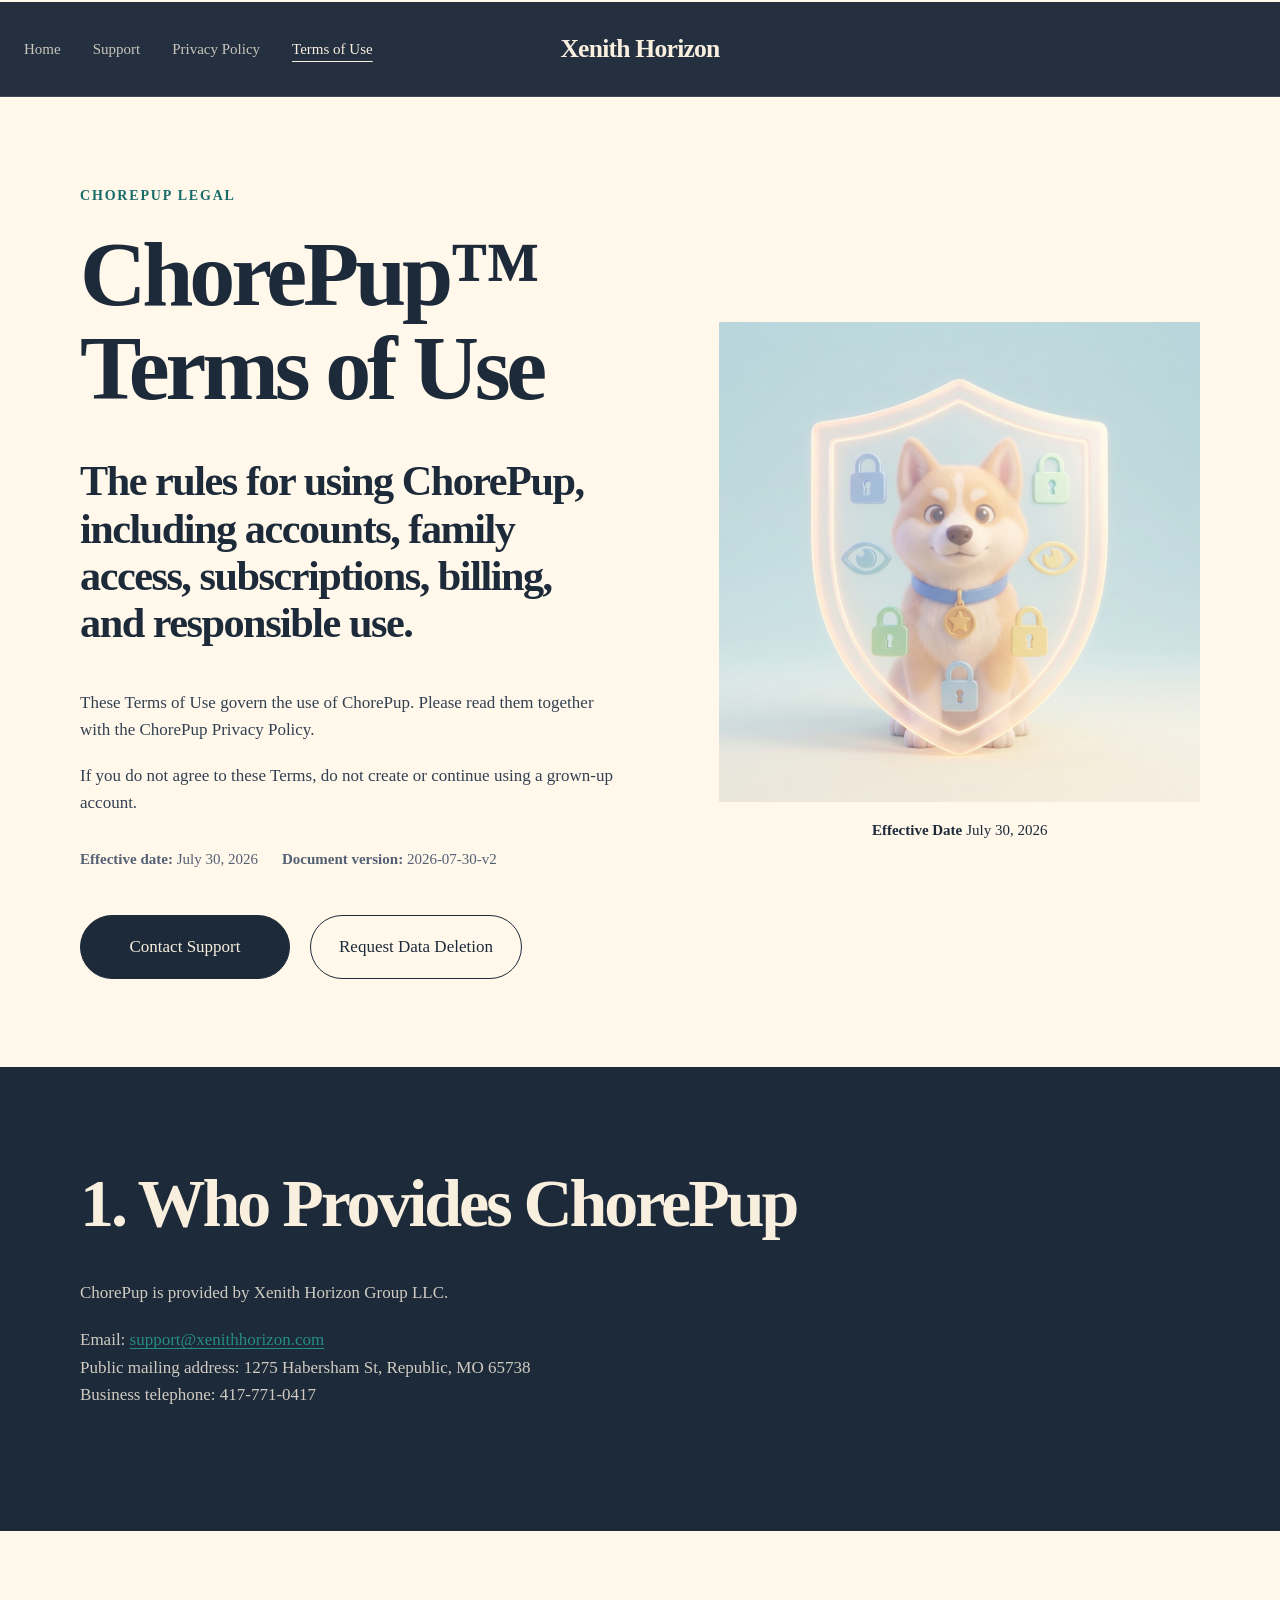
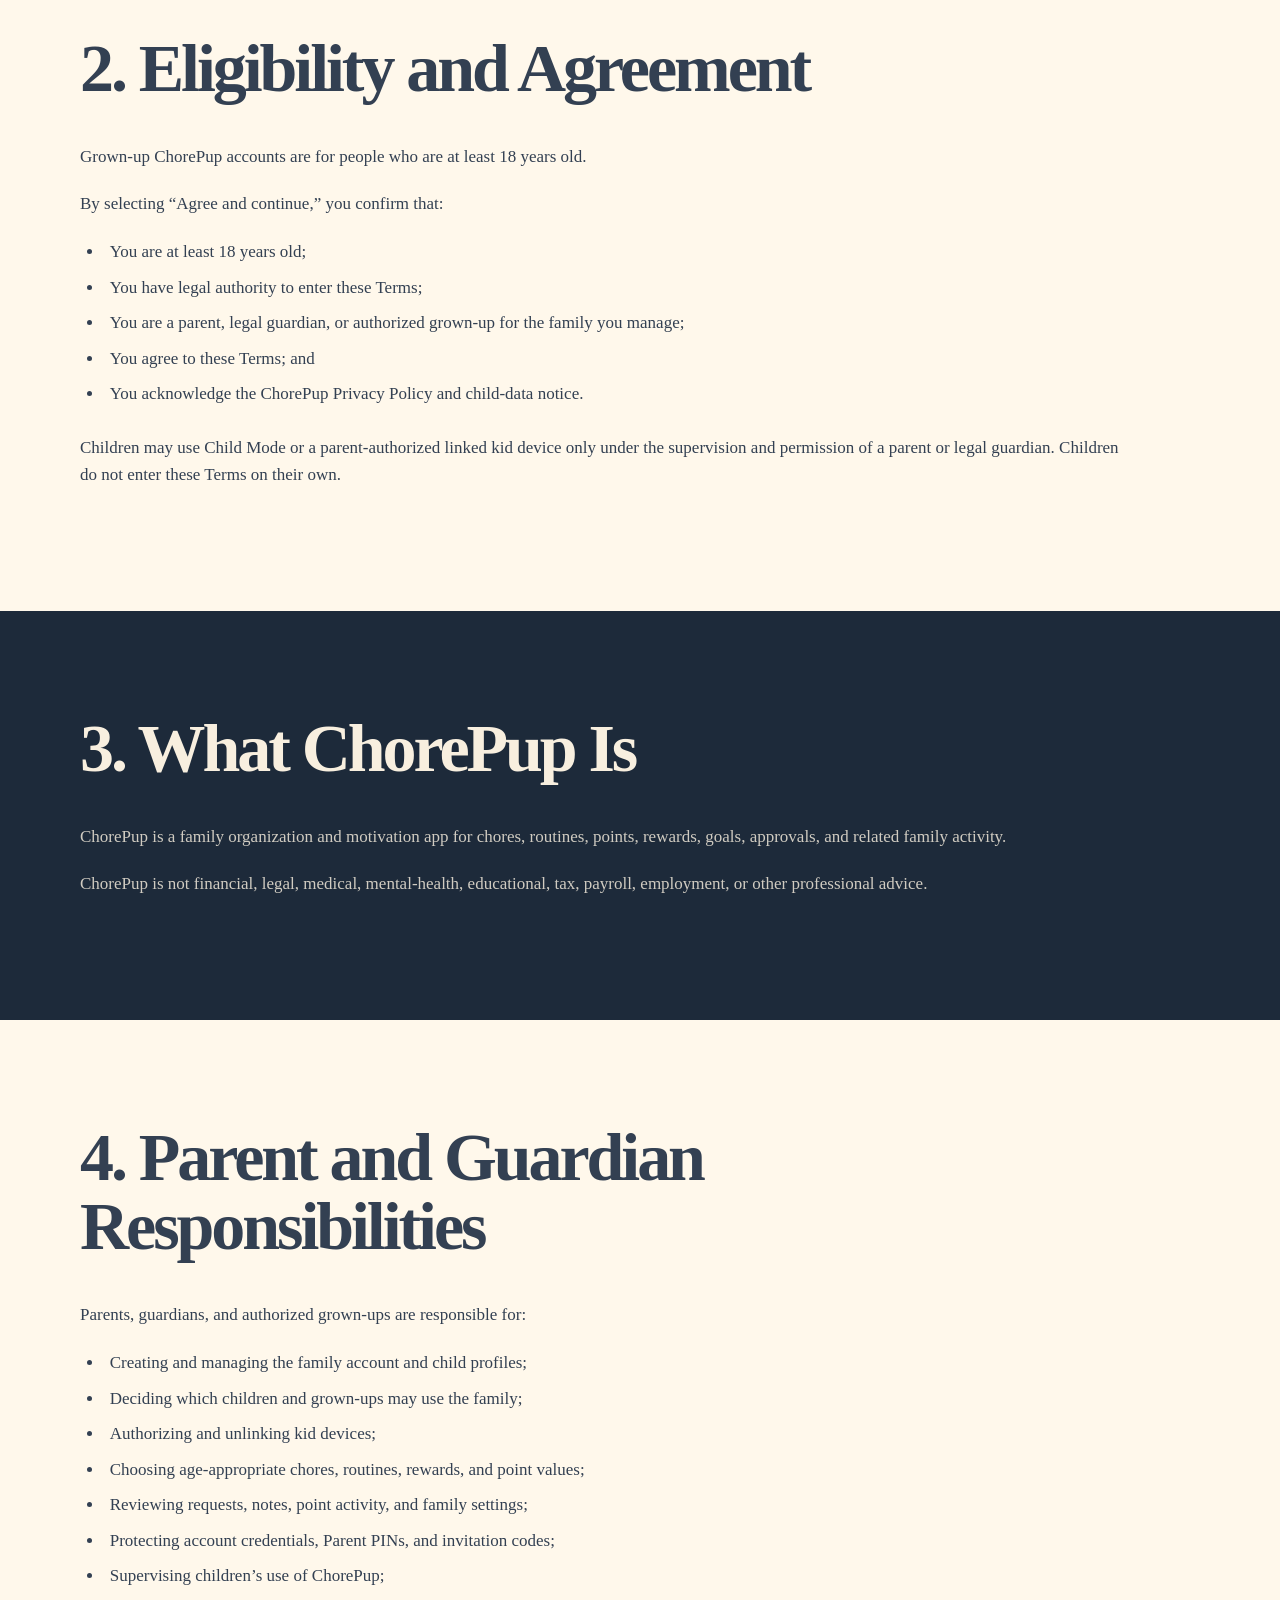
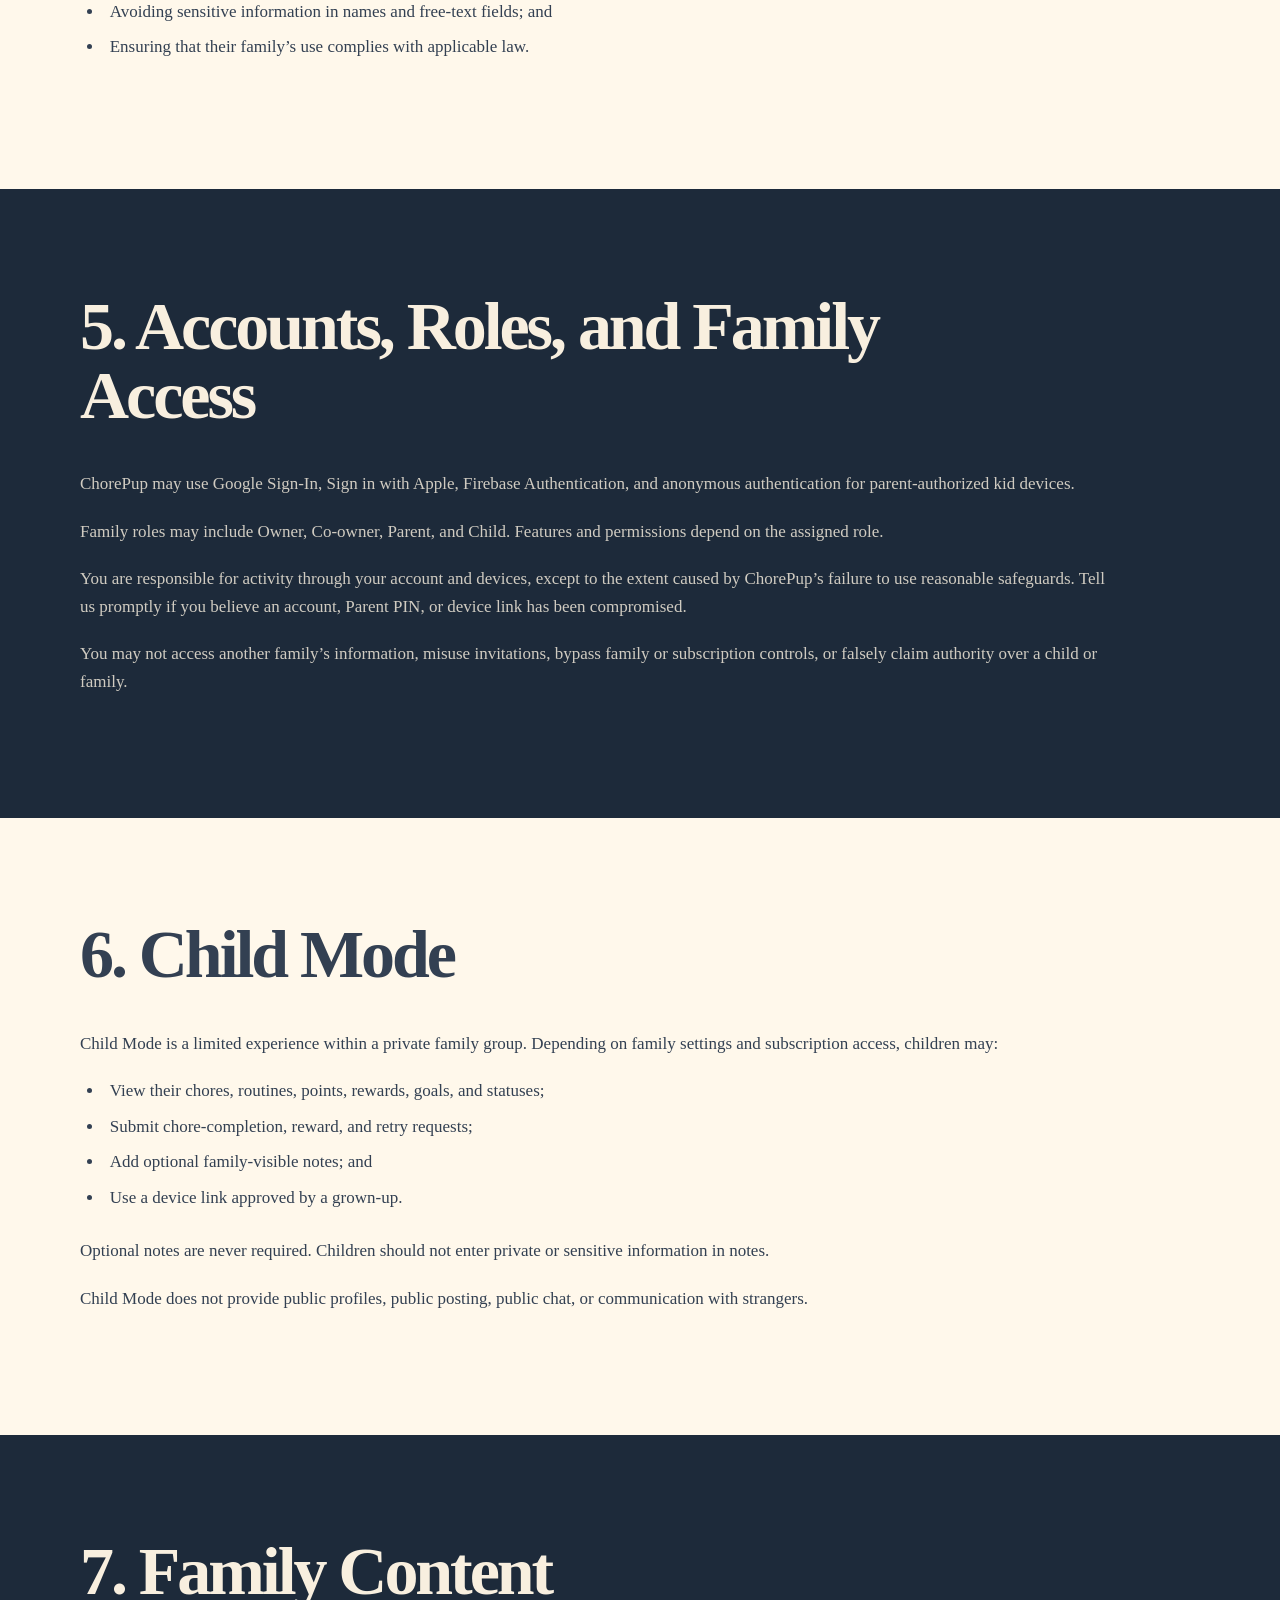
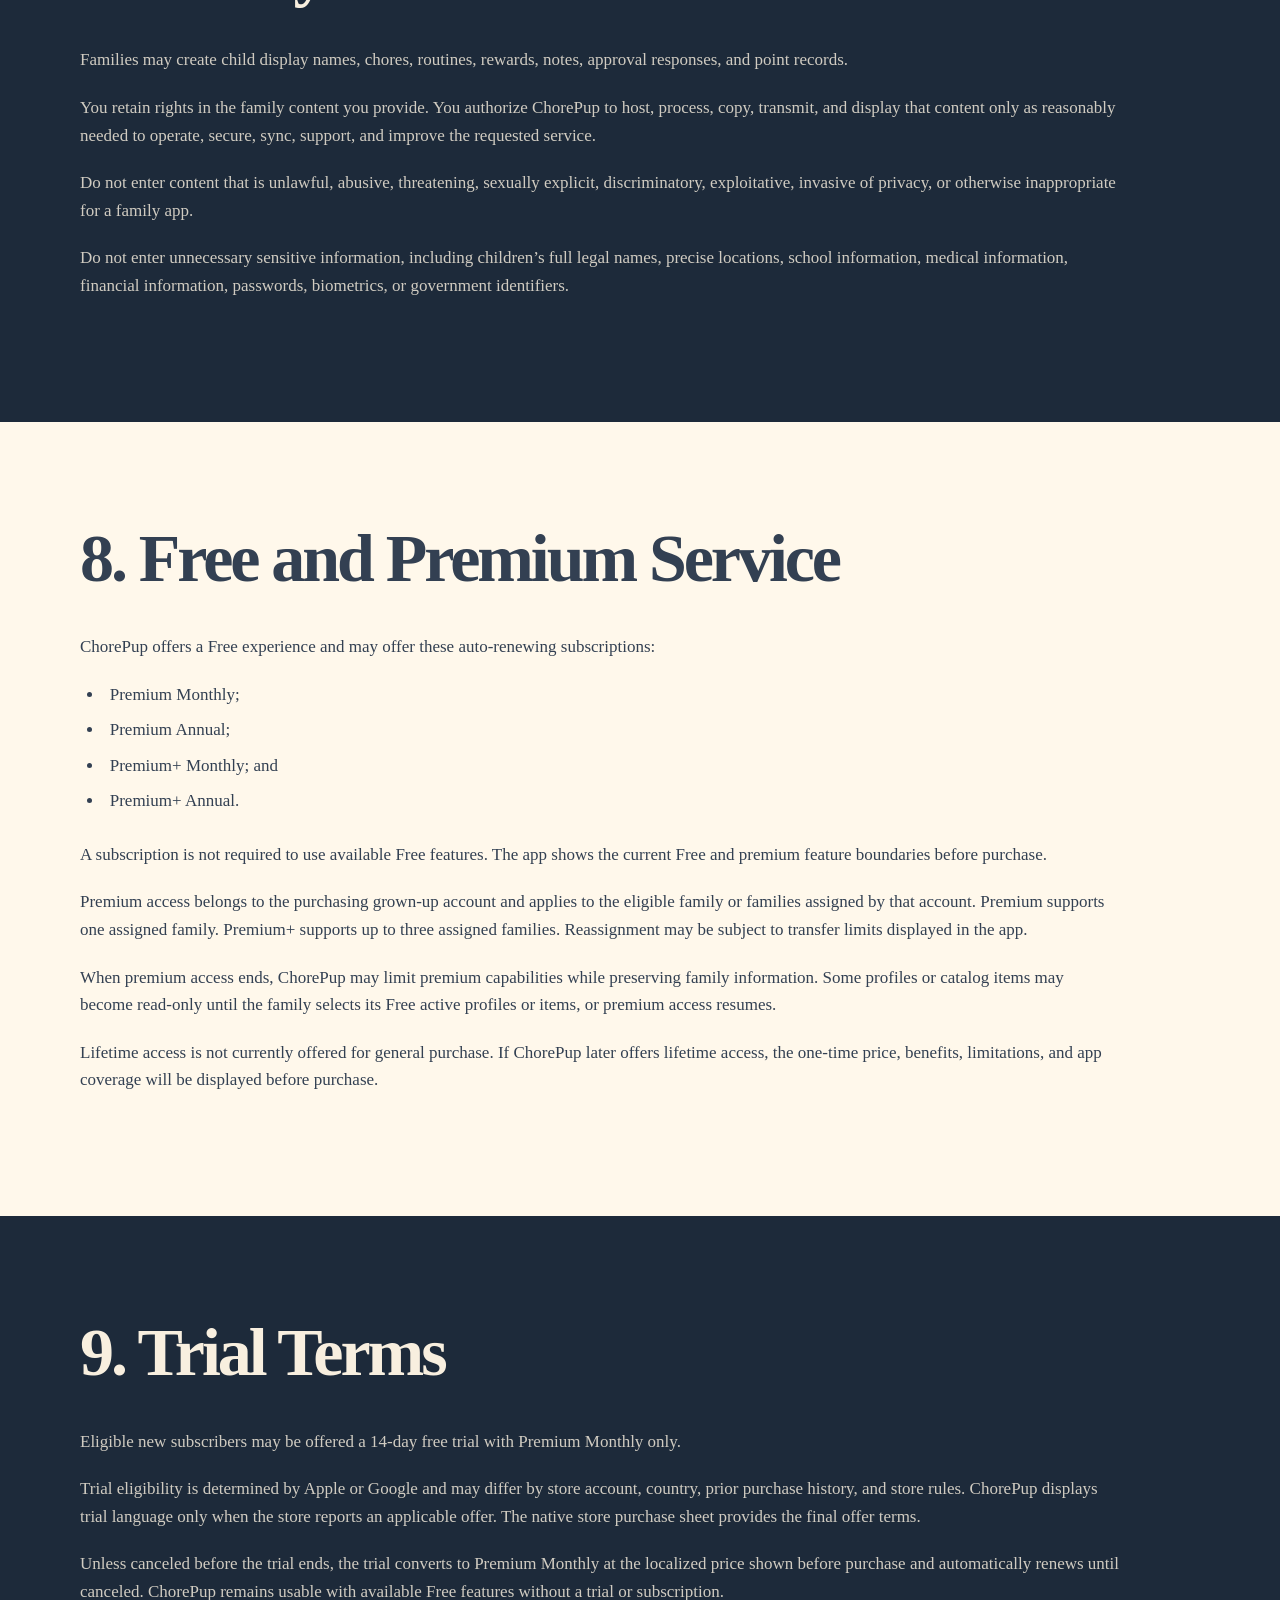
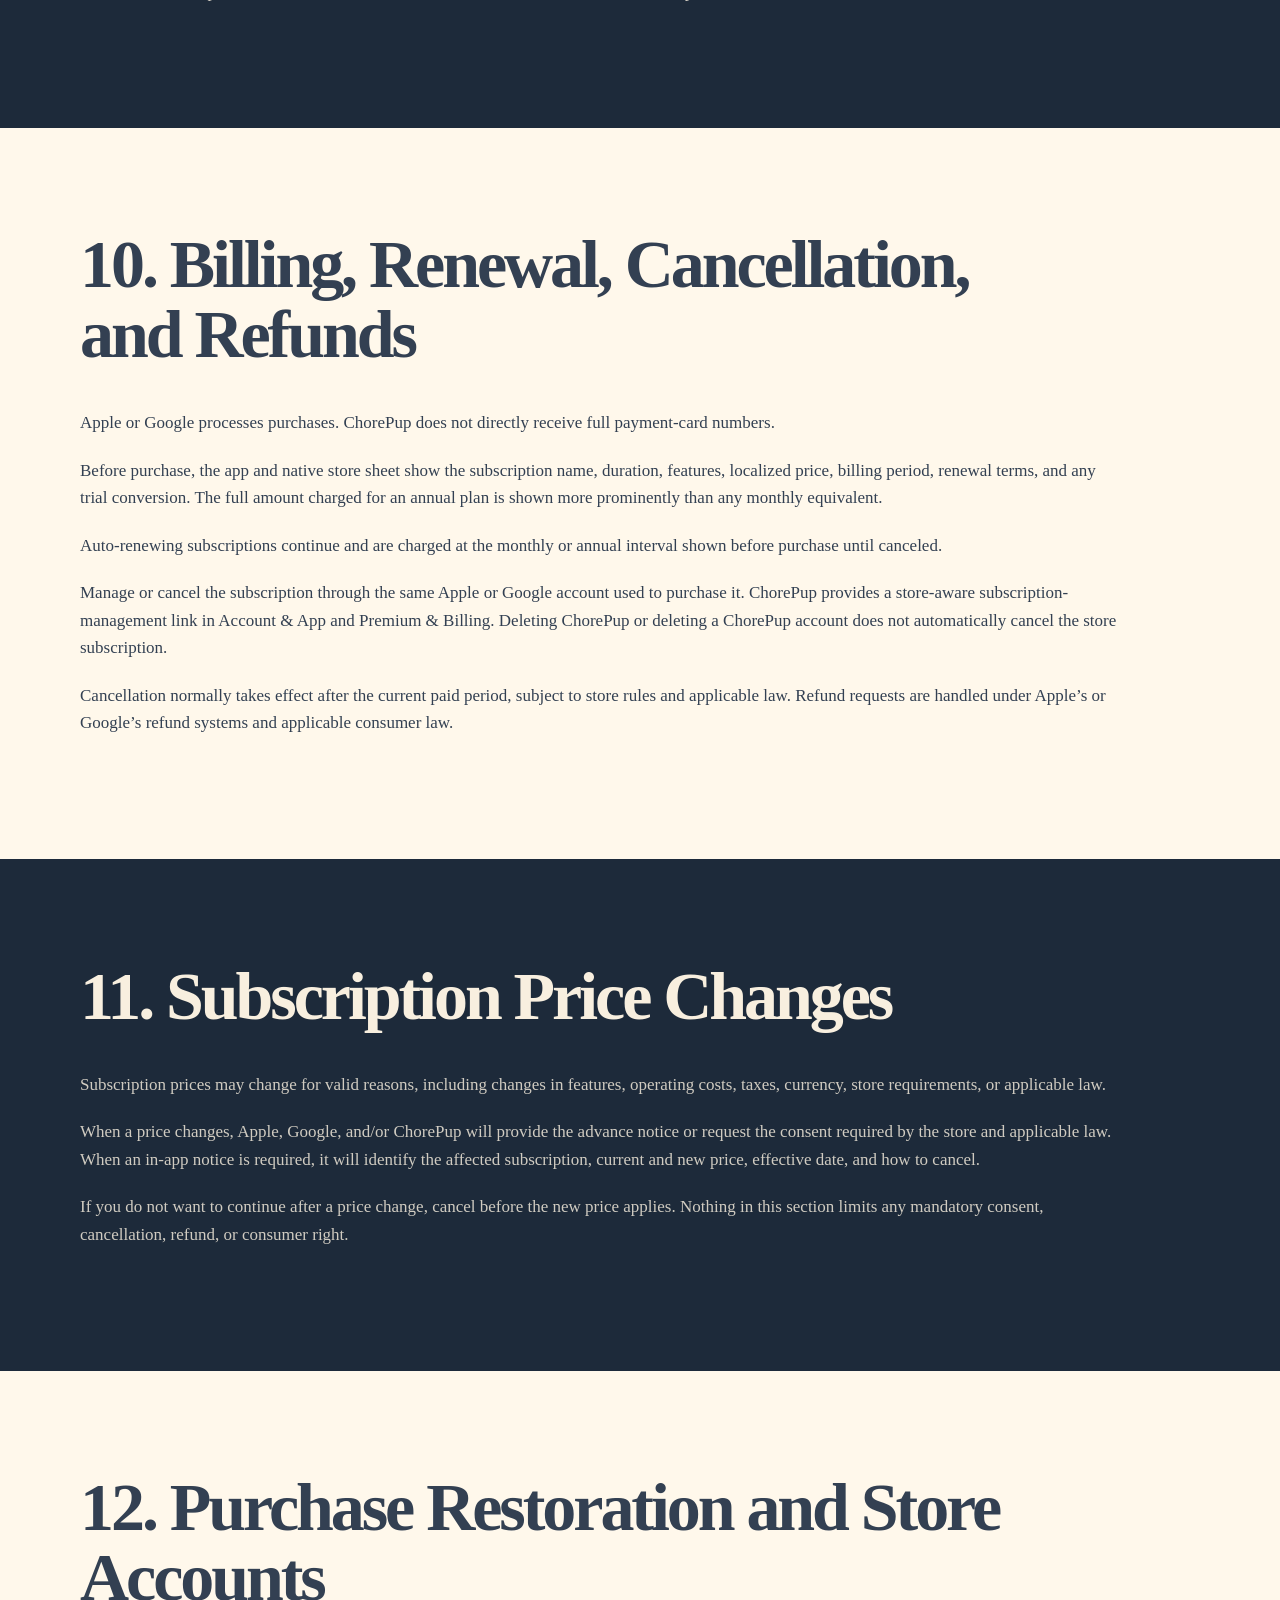
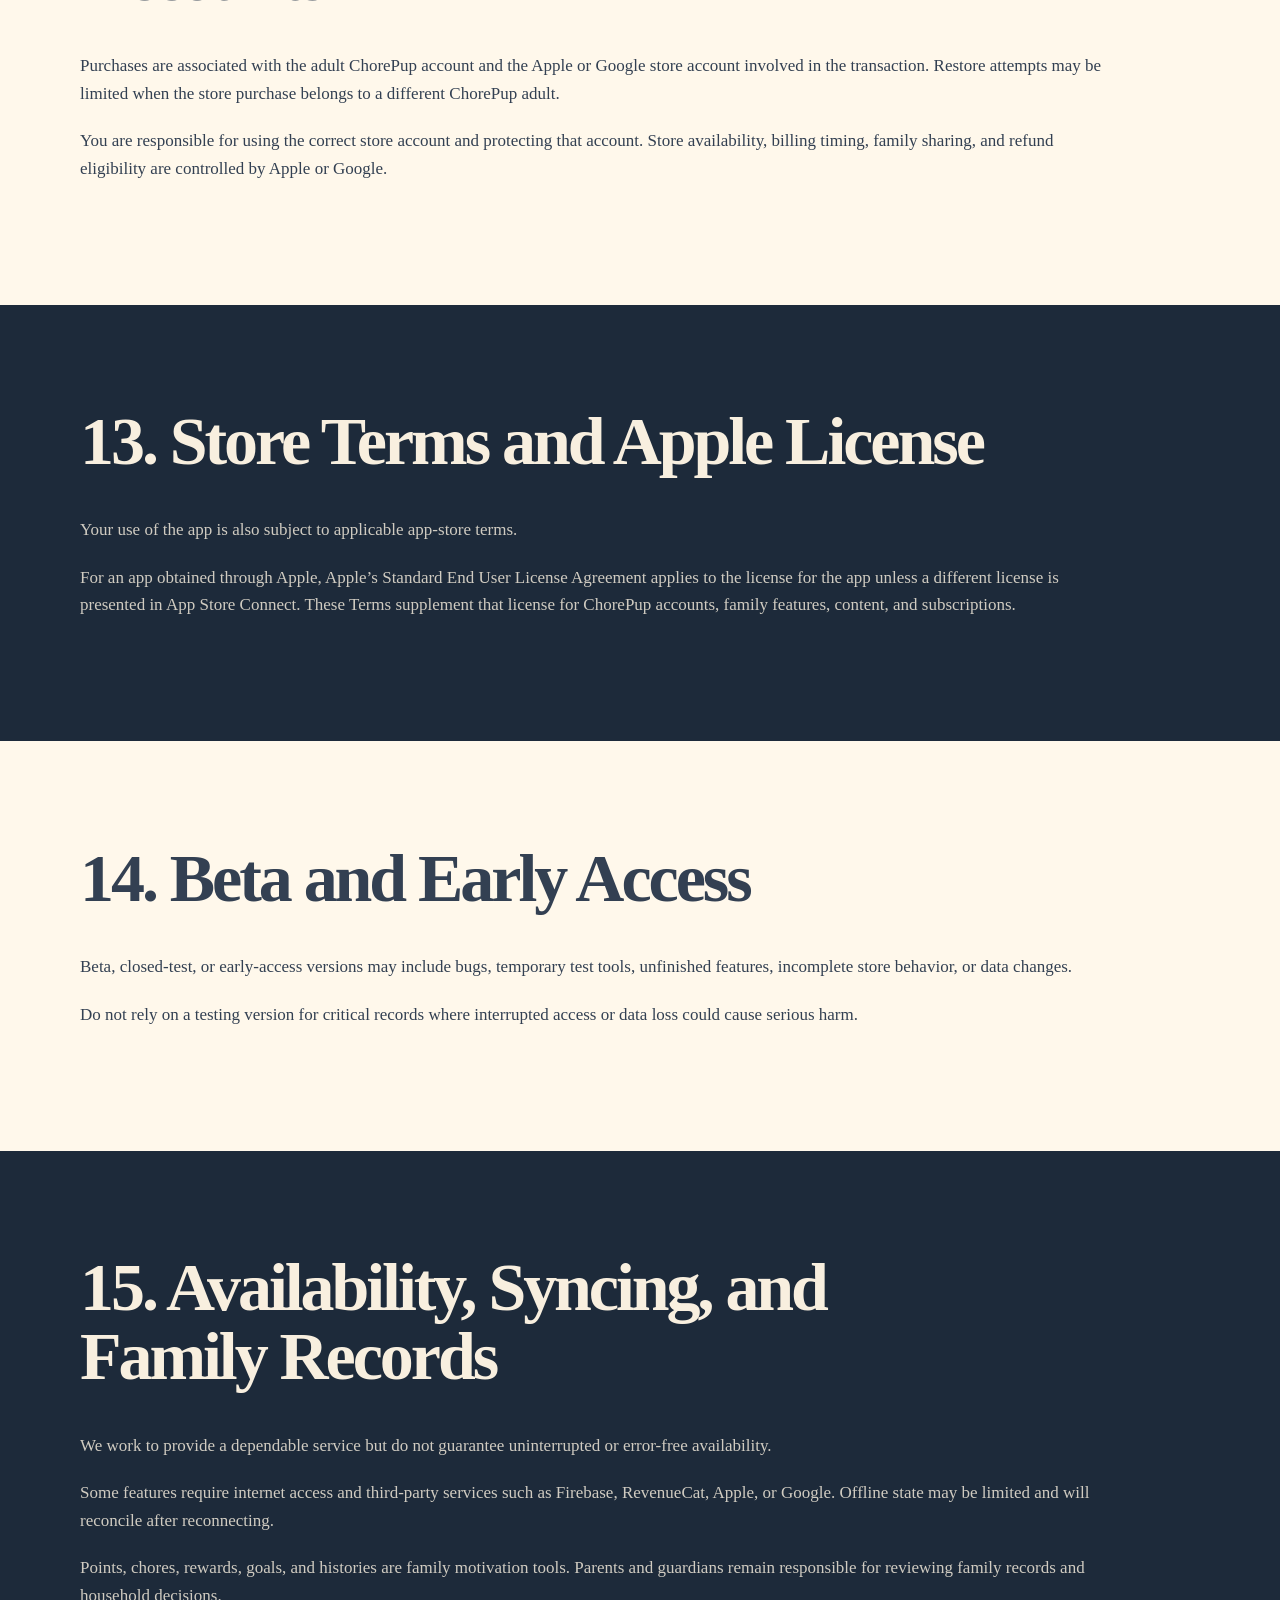
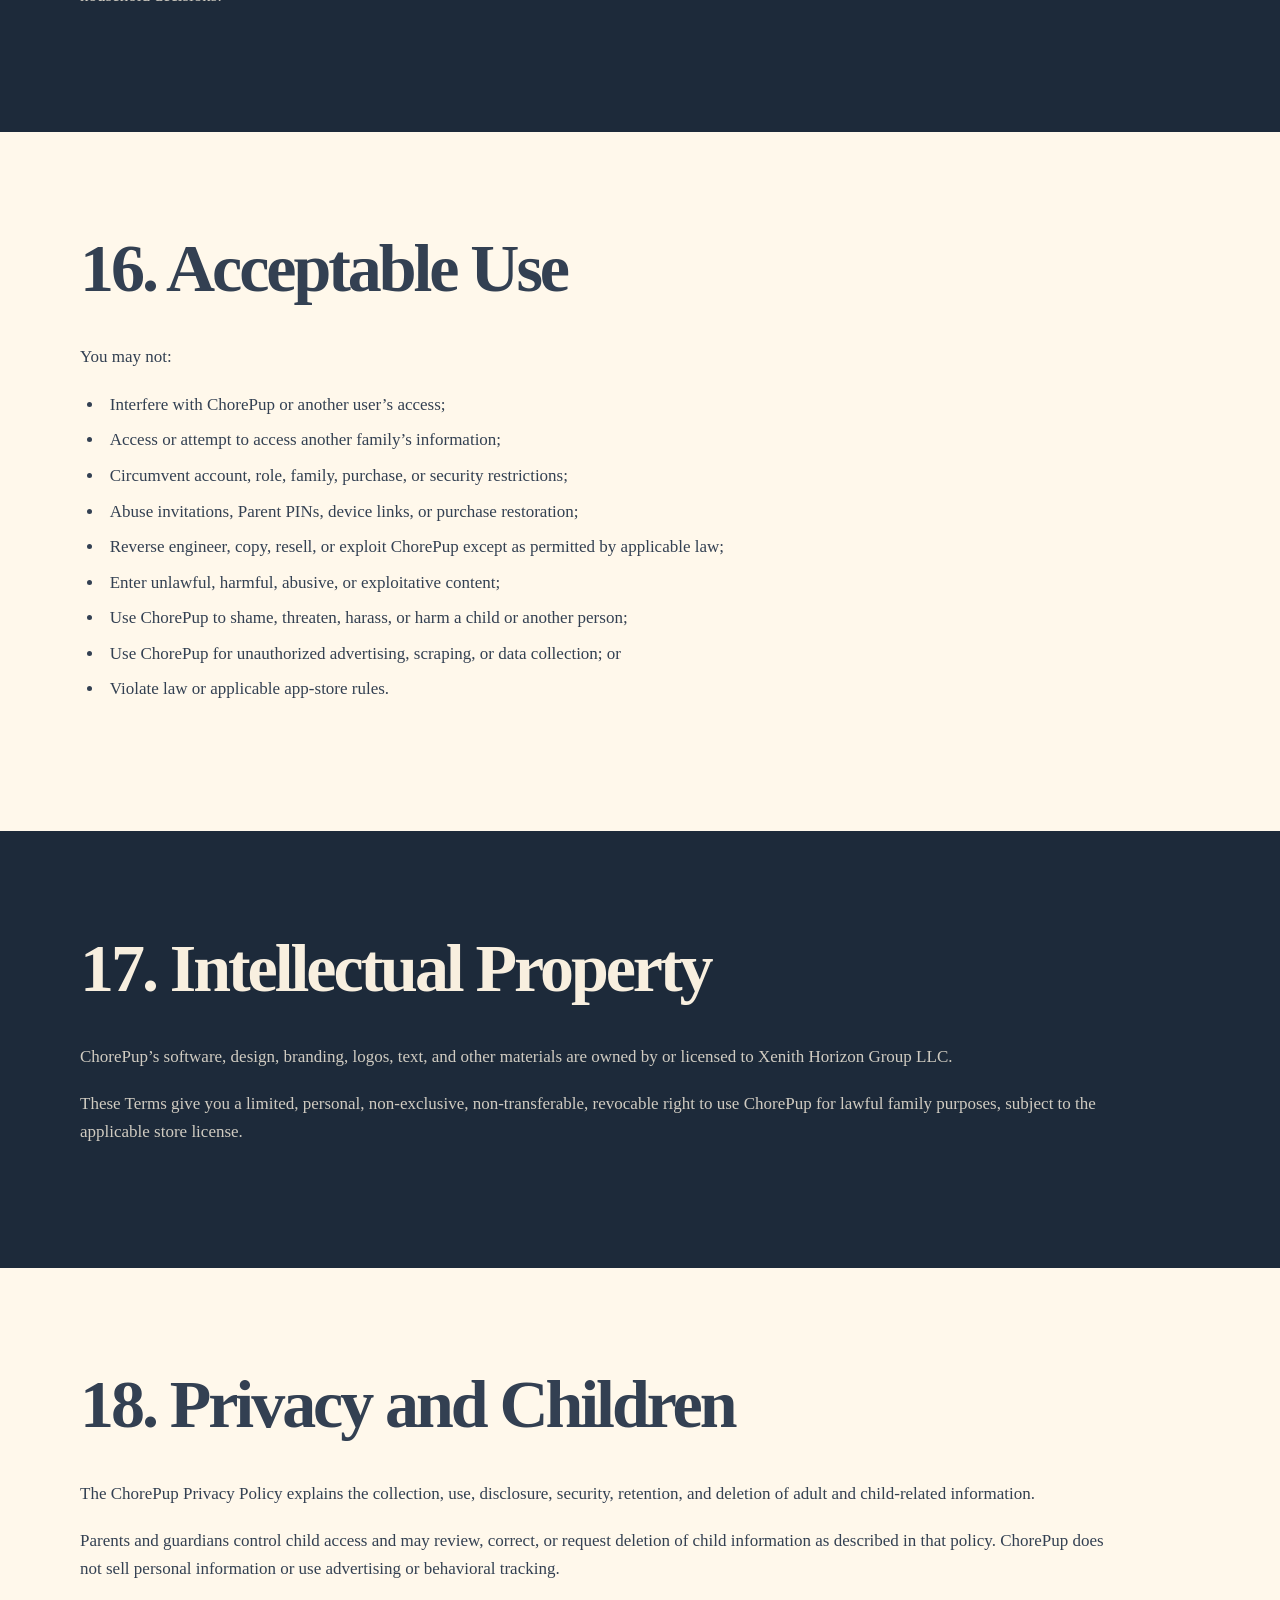
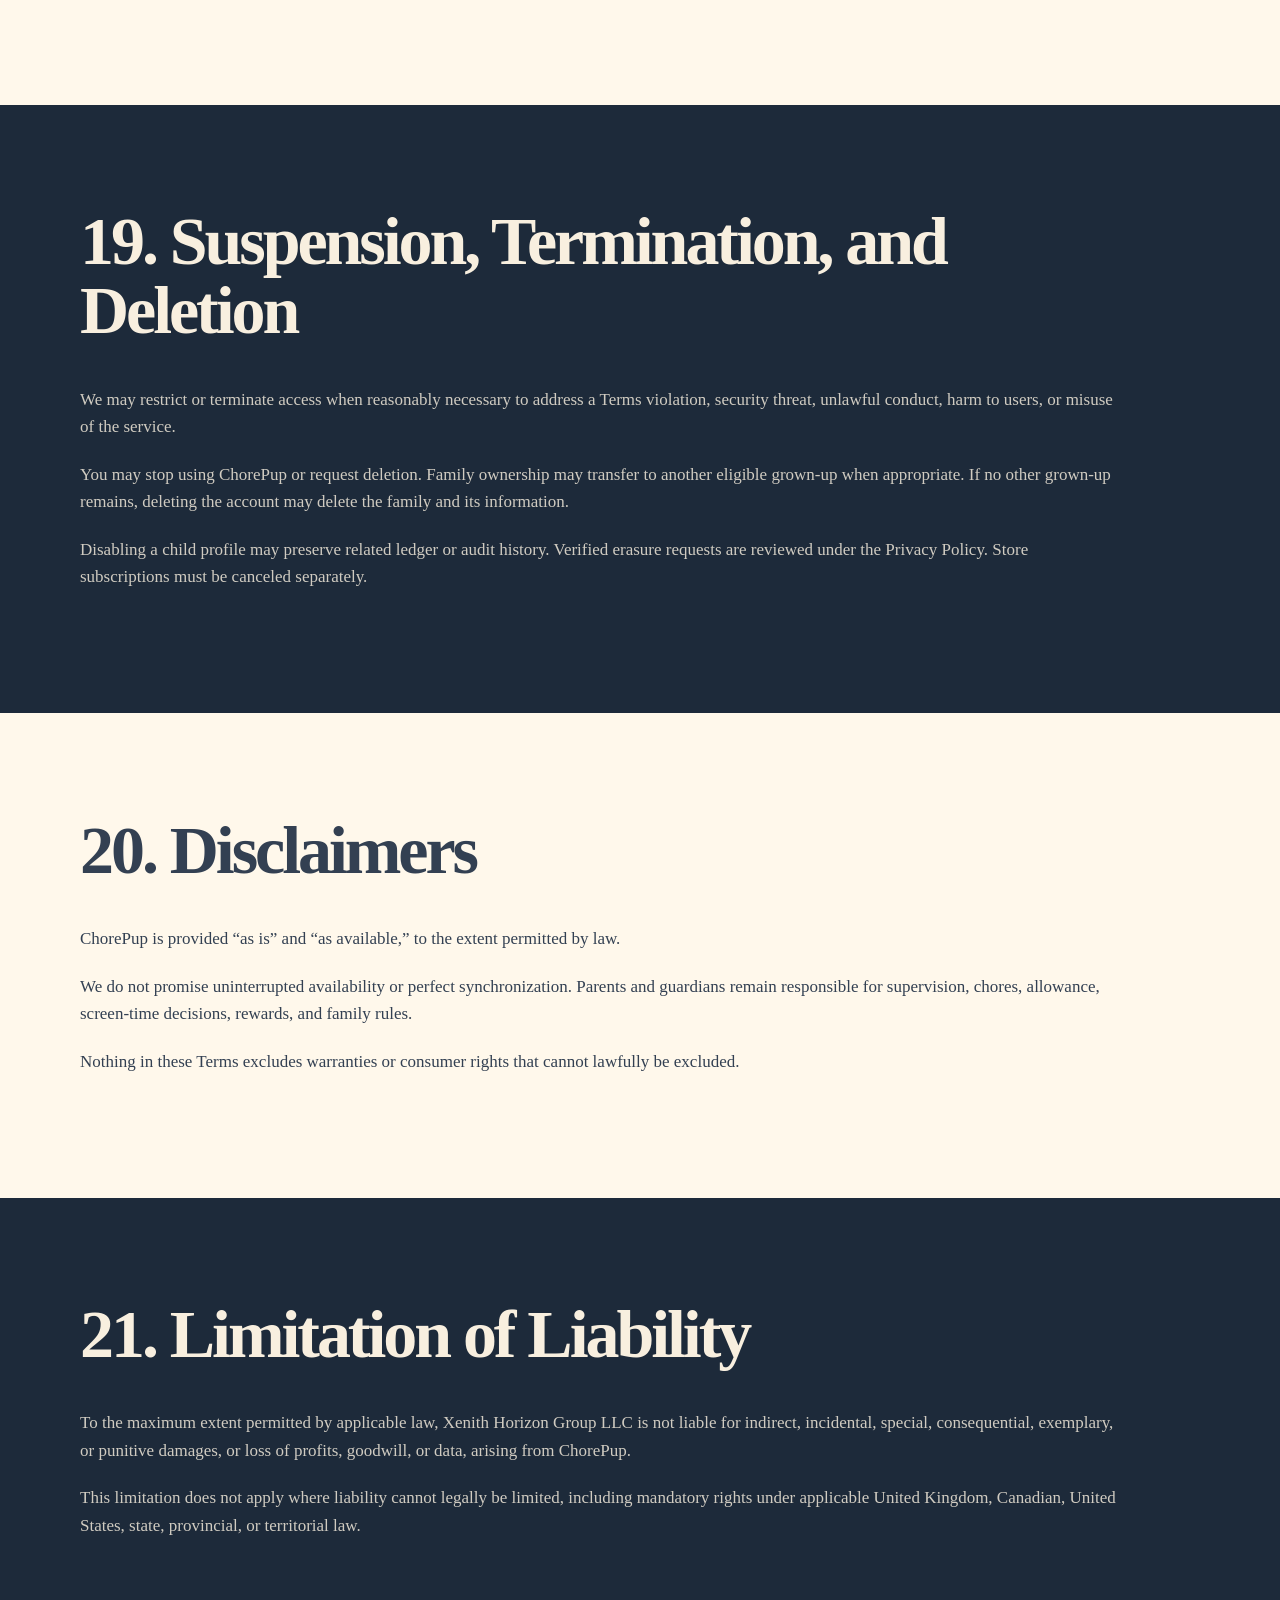
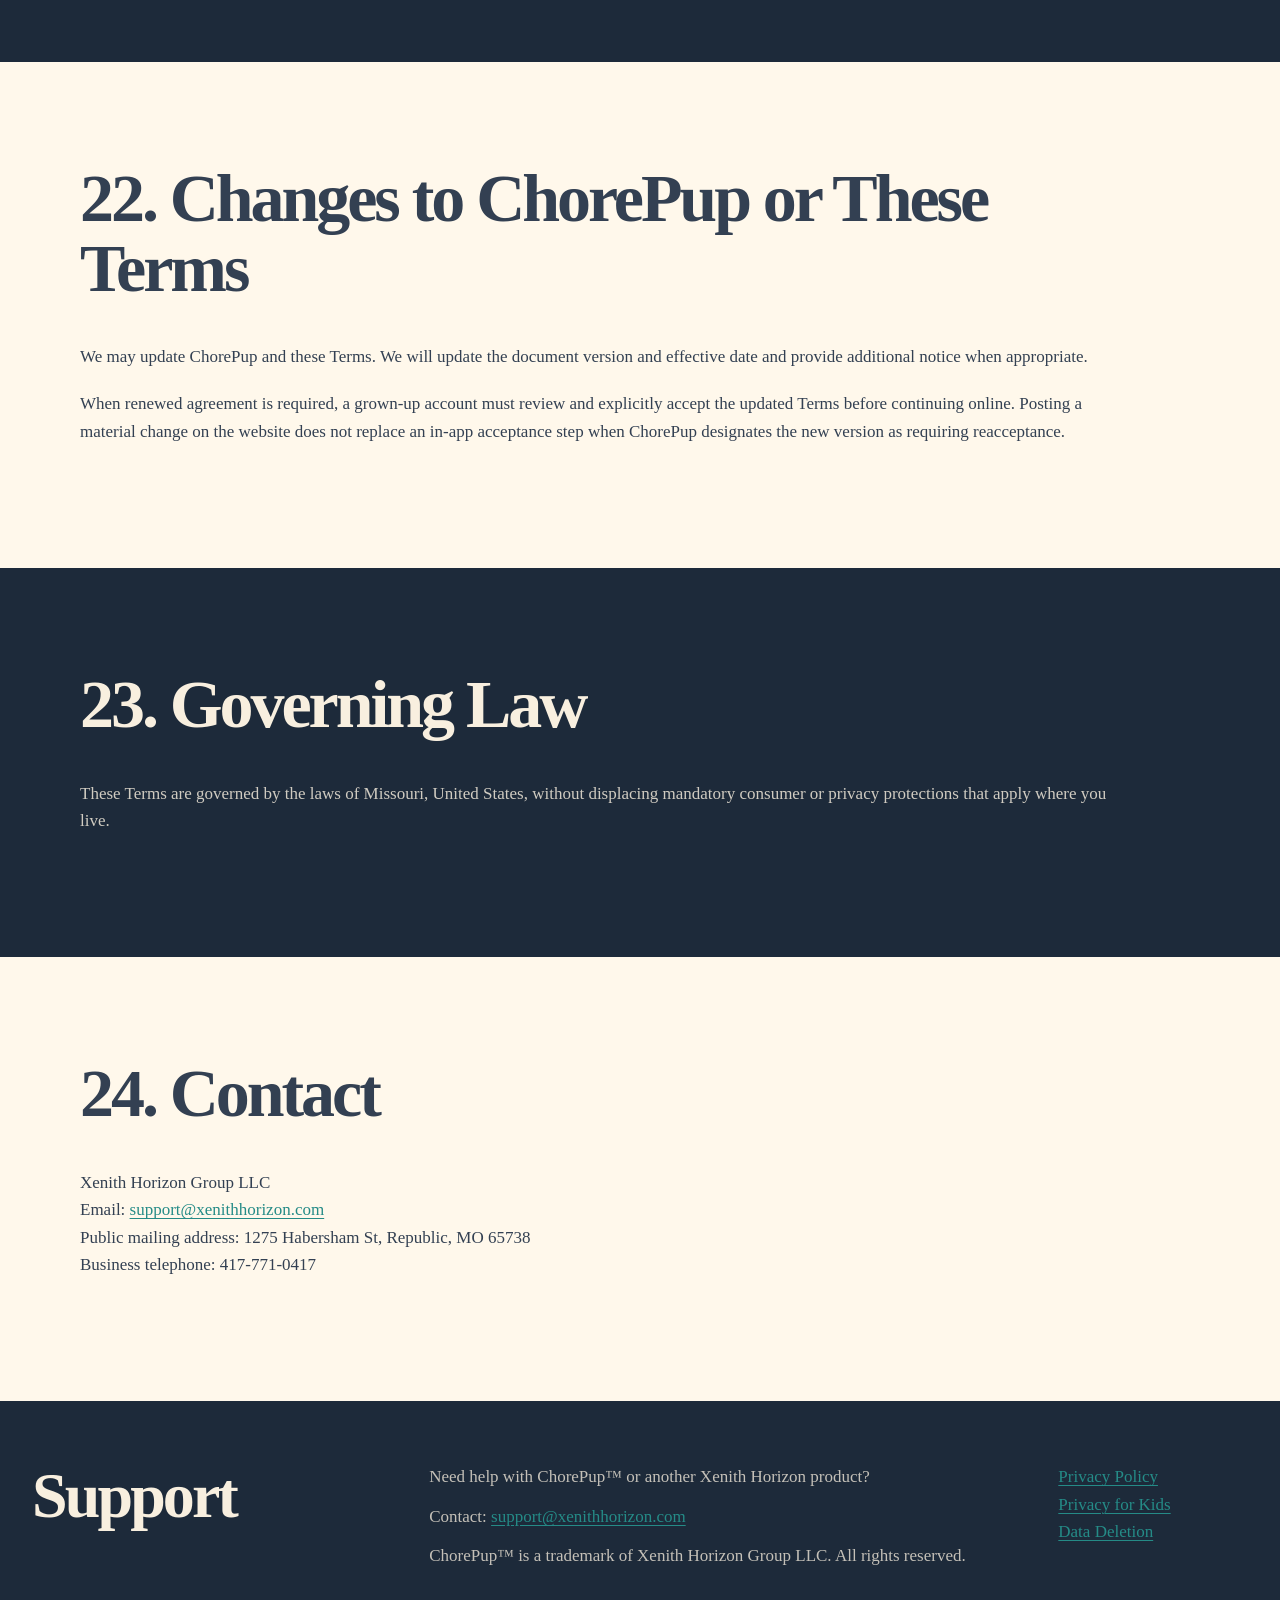
<file: terms/index.html>
<!doctype html>
<html lang="en">
<head>
  <meta charset="utf-8">
  <meta name="viewport" content="width=device-width, initial-scale=1">
  <meta name="description" content="The rules for using ChorePup, including accounts, family access, subscriptions, billing, and responsible use.">
  <meta name="theme-color" content="#1d2a3a">
  <link rel="canonical" href="https://legal.xenithhorizon.com/terms/">
  <link rel="stylesheet" href="/assets/legal.css">
  <title>ChorePup™ Terms of Use · Xenith Horizon</title>
</head>
<body>
<header class="site-header">
  <div class="site-header__inner">
    <a class="site-brand" href="https://www.xenithhorizon.com">Xenith Horizon</a>
    <nav class="site-nav" aria-label="Primary navigation">
      <a href="https://www.xenithhorizon.com">Home</a>
      <a href="https://www.xenithhorizon.com/support">Support</a>
      <a href="/privacy/">Privacy Policy</a>
      <a href="/terms/" aria-current="page">Terms of Use</a>
    </nav>
  </div>
</header>
<main>
  <section class="legal-hero">
    <div class="legal-hero__inner">
      <div>
        <p class="legal-kicker">ChorePup legal</p>
        <h1>ChorePup™ Terms of Use</h1>
        <p class="legal-hero__lead">The rules for using ChorePup, including accounts, family access, subscriptions, billing, and responsible use.</p>
        <div class="legal-hero__copy"><p>These Terms of Use govern the use of ChorePup. Please read them together with the ChorePup Privacy Policy.</p>
<p>If you do not agree to these Terms, do not create or continue using a grown-up account.</p>
</div>
        <div class="legal-meta">
          <span><strong>Effective date:</strong> July 30, 2026</span>
          <span><strong>Document version:</strong> 2026-07-30-v2</span>
        </div>
        <div class="legal-actions">
          <a class="legal-button" href="mailto:support@xenithhorizon.com">Contact Support</a>
          <a class="legal-button legal-button--secondary" href="https://www.xenithhorizon.com/data-deletion">Request Data Deletion</a>
        </div>
      </div>
      <div class="legal-hero__visual">
        <img src="/assets/nitro-privacy.png" alt="Nitro the ChorePup mascot protected by a shield and colorful locks">
        <p class="legal-hero__caption"><strong>Effective Date</strong>July 30, 2026</p>
      </div>
    </div>
  </section>
  <section class="legal-section legal-section--dark" id="who-provides-chorepup">
  <div class="legal-section__inner">
    <h2>1. Who Provides ChorePup</h2>
    <p>ChorePup is provided by Xenith Horizon Group LLC.</p>
<p>Email: <a href="mailto:support@xenithhorizon.com">support@xenithhorizon.com</a><br>Public mailing address: 1275 Habersham St, Republic, MO 65738<br>Business telephone: 417-771-0417</p>

  </div>
</section>
<section class="legal-section legal-section--light" id="eligibility-and-agreement">
  <div class="legal-section__inner">
    <h2>2. Eligibility and Agreement</h2>
    <p>Grown-up ChorePup accounts are for people who are at least 18 years old.</p>
<p>By selecting “Agree and continue,” you confirm that:</p>
<ul><li>You are at least 18 years old;</li><li>You have legal authority to enter these Terms;</li><li>You are a parent, legal guardian, or authorized grown-up for the family you manage;</li><li>You agree to these Terms; and</li><li>You acknowledge the ChorePup Privacy Policy and child-data notice.</li></ul>
<p>Children may use Child Mode or a parent-authorized linked kid device only under the supervision and permission of a parent or legal guardian. Children do not enter these Terms on their own.</p>

  </div>
</section>
<section class="legal-section legal-section--dark" id="what-chorepup-is">
  <div class="legal-section__inner">
    <h2>3. What ChorePup Is</h2>
    <p>ChorePup is a family organization and motivation app for chores, routines, points, rewards, goals, approvals, and related family activity.</p>
<p>ChorePup is not financial, legal, medical, mental-health, educational, tax, payroll, employment, or other professional advice.</p>

  </div>
</section>
<section class="legal-section legal-section--light" id="parent-and-guardian-responsibilities">
  <div class="legal-section__inner">
    <h2>4. Parent and Guardian Responsibilities</h2>
    <p>Parents, guardians, and authorized grown-ups are responsible for:</p>
<ul><li>Creating and managing the family account and child profiles;</li><li>Deciding which children and grown-ups may use the family;</li><li>Authorizing and unlinking kid devices;</li><li>Choosing age-appropriate chores, routines, rewards, and point values;</li><li>Reviewing requests, notes, point activity, and family settings;</li><li>Protecting account credentials, Parent PINs, and invitation codes;</li><li>Supervising children’s use of ChorePup;</li><li>Avoiding sensitive information in names and free-text fields; and</li><li>Ensuring that their family’s use complies with applicable law.</li></ul>

  </div>
</section>
<section class="legal-section legal-section--dark" id="accounts-roles-and-family-access">
  <div class="legal-section__inner">
    <h2>5. Accounts, Roles, and Family Access</h2>
    <p>ChorePup may use Google Sign-In, Sign in with Apple, Firebase Authentication, and anonymous authentication for parent-authorized kid devices.</p>
<p>Family roles may include Owner, Co-owner, Parent, and Child. Features and permissions depend on the assigned role.</p>
<p>You are responsible for activity through your account and devices, except to the extent caused by ChorePup’s failure to use reasonable safeguards. Tell us promptly if you believe an account, Parent PIN, or device link has been compromised.</p>
<p>You may not access another family’s information, misuse invitations, bypass family or subscription controls, or falsely claim authority over a child or family.</p>

  </div>
</section>
<section class="legal-section legal-section--light" id="child-mode">
  <div class="legal-section__inner">
    <h2>6. Child Mode</h2>
    <p>Child Mode is a limited experience within a private family group. Depending on family settings and subscription access, children may:</p>
<ul><li>View their chores, routines, points, rewards, goals, and statuses;</li><li>Submit chore-completion, reward, and retry requests;</li><li>Add optional family-visible notes; and</li><li>Use a device link approved by a grown-up.</li></ul>
<p>Optional notes are never required. Children should not enter private or sensitive information in notes.</p>
<p>Child Mode does not provide public profiles, public posting, public chat, or communication with strangers.</p>

  </div>
</section>
<section class="legal-section legal-section--dark" id="family-content">
  <div class="legal-section__inner">
    <h2>7. Family Content</h2>
    <p>Families may create child display names, chores, routines, rewards, notes, approval responses, and point records.</p>
<p>You retain rights in the family content you provide. You authorize ChorePup to host, process, copy, transmit, and display that content only as reasonably needed to operate, secure, sync, support, and improve the requested service.</p>
<p>Do not enter content that is unlawful, abusive, threatening, sexually explicit, discriminatory, exploitative, invasive of privacy, or otherwise inappropriate for a family app.</p>
<p>Do not enter unnecessary sensitive information, including children’s full legal names, precise locations, school information, medical information, financial information, passwords, biometrics, or government identifiers.</p>

  </div>
</section>
<section class="legal-section legal-section--light" id="free-and-premium-service">
  <div class="legal-section__inner">
    <h2>8. Free and Premium Service</h2>
    <p>ChorePup offers a Free experience and may offer these auto-renewing subscriptions:</p>
<ul><li>Premium Monthly;</li><li>Premium Annual;</li><li>Premium+ Monthly; and</li><li>Premium+ Annual.</li></ul>
<p>A subscription is not required to use available Free features. The app shows the current Free and premium feature boundaries before purchase.</p>
<p>Premium access belongs to the purchasing grown-up account and applies to the eligible family or families assigned by that account. Premium supports one assigned family. Premium+ supports up to three assigned families. Reassignment may be subject to transfer limits displayed in the app.</p>
<p>When premium access ends, ChorePup may limit premium capabilities while preserving family information. Some profiles or catalog items may become read-only until the family selects its Free active profiles or items, or premium access resumes.</p>
<p>Lifetime access is not currently offered for general purchase. If ChorePup later offers lifetime access, the one-time price, benefits, limitations, and app coverage will be displayed before purchase.</p>

  </div>
</section>
<section class="legal-section legal-section--dark" id="trial-terms">
  <div class="legal-section__inner">
    <h2>9. Trial Terms</h2>
    <p>Eligible new subscribers may be offered a 14-day free trial with Premium Monthly only.</p>
<p>Trial eligibility is determined by Apple or Google and may differ by store account, country, prior purchase history, and store rules. ChorePup displays trial language only when the store reports an applicable offer. The native store purchase sheet provides the final offer terms.</p>
<p>Unless canceled before the trial ends, the trial converts to Premium Monthly at the localized price shown before purchase and automatically renews until canceled. ChorePup remains usable with available Free features without a trial or subscription.</p>

  </div>
</section>
<section class="legal-section legal-section--light" id="billing-renewal-cancellation-and-refunds">
  <div class="legal-section__inner">
    <h2>10. Billing, Renewal, Cancellation, and Refunds</h2>
    <p>Apple or Google processes purchases. ChorePup does not directly receive full payment-card numbers.</p>
<p>Before purchase, the app and native store sheet show the subscription name, duration, features, localized price, billing period, renewal terms, and any trial conversion. The full amount charged for an annual plan is shown more prominently than any monthly equivalent.</p>
<p>Auto-renewing subscriptions continue and are charged at the monthly or annual interval shown before purchase until canceled.</p>
<p>Manage or cancel the subscription through the same Apple or Google account used to purchase it. ChorePup provides a store-aware subscription-management link in Account &amp; App and Premium &amp; Billing. Deleting ChorePup or deleting a ChorePup account does not automatically cancel the store subscription.</p>
<p>Cancellation normally takes effect after the current paid period, subject to store rules and applicable law. Refund requests are handled under Apple’s or Google’s refund systems and applicable consumer law.</p>

  </div>
</section>
<section class="legal-section legal-section--dark" id="subscription-price-changes">
  <div class="legal-section__inner">
    <h2>11. Subscription Price Changes</h2>
    <p>Subscription prices may change for valid reasons, including changes in features, operating costs, taxes, currency, store requirements, or applicable law.</p>
<p>When a price changes, Apple, Google, and&#47;or ChorePup will provide the advance notice or request the consent required by the store and applicable law. When an in-app notice is required, it will identify the affected subscription, current and new price, effective date, and how to cancel.</p>
<p>If you do not want to continue after a price change, cancel before the new price applies. Nothing in this section limits any mandatory consent, cancellation, refund, or consumer right.</p>

  </div>
</section>
<section class="legal-section legal-section--light" id="purchase-restoration-and-store-accounts">
  <div class="legal-section__inner">
    <h2>12. Purchase Restoration and Store Accounts</h2>
    <p>Purchases are associated with the adult ChorePup account and the Apple or Google store account involved in the transaction. Restore attempts may be limited when the store purchase belongs to a different ChorePup adult.</p>
<p>You are responsible for using the correct store account and protecting that account. Store availability, billing timing, family sharing, and refund eligibility are controlled by Apple or Google.</p>

  </div>
</section>
<section class="legal-section legal-section--dark" id="store-terms-and-apple-license">
  <div class="legal-section__inner">
    <h2>13. Store Terms and Apple License</h2>
    <p>Your use of the app is also subject to applicable app-store terms.</p>
<p>For an app obtained through Apple, Apple’s Standard End User License Agreement applies to the license for the app unless a different license is presented in App Store Connect. These Terms supplement that license for ChorePup accounts, family features, content, and subscriptions.</p>

  </div>
</section>
<section class="legal-section legal-section--light" id="beta-and-early-access">
  <div class="legal-section__inner">
    <h2>14. Beta and Early Access</h2>
    <p>Beta, closed-test, or early-access versions may include bugs, temporary test tools, unfinished features, incomplete store behavior, or data changes.</p>
<p>Do not rely on a testing version for critical records where interrupted access or data loss could cause serious harm.</p>

  </div>
</section>
<section class="legal-section legal-section--dark" id="availability-syncing-and-family-records">
  <div class="legal-section__inner">
    <h2>15. Availability, Syncing, and Family Records</h2>
    <p>We work to provide a dependable service but do not guarantee uninterrupted or error-free availability.</p>
<p>Some features require internet access and third-party services such as Firebase, RevenueCat, Apple, or Google. Offline state may be limited and will reconcile after reconnecting.</p>
<p>Points, chores, rewards, goals, and histories are family motivation tools. Parents and guardians remain responsible for reviewing family records and household decisions.</p>

  </div>
</section>
<section class="legal-section legal-section--light" id="acceptable-use">
  <div class="legal-section__inner">
    <h2>16. Acceptable Use</h2>
    <p>You may not:</p>
<ul><li>Interfere with ChorePup or another user’s access;</li><li>Access or attempt to access another family’s information;</li><li>Circumvent account, role, family, purchase, or security restrictions;</li><li>Abuse invitations, Parent PINs, device links, or purchase restoration;</li><li>Reverse engineer, copy, resell, or exploit ChorePup except as permitted by applicable law;</li><li>Enter unlawful, harmful, abusive, or exploitative content;</li><li>Use ChorePup to shame, threaten, harass, or harm a child or another person;</li><li>Use ChorePup for unauthorized advertising, scraping, or data collection; or</li><li>Violate law or applicable app-store rules.</li></ul>

  </div>
</section>
<section class="legal-section legal-section--dark" id="intellectual-property">
  <div class="legal-section__inner">
    <h2>17. Intellectual Property</h2>
    <p>ChorePup’s software, design, branding, logos, text, and other materials are owned by or licensed to Xenith Horizon Group LLC.</p>
<p>These Terms give you a limited, personal, non-exclusive, non-transferable, revocable right to use ChorePup for lawful family purposes, subject to the applicable store license.</p>

  </div>
</section>
<section class="legal-section legal-section--light" id="privacy-and-children">
  <div class="legal-section__inner">
    <h2>18. Privacy and Children</h2>
    <p>The ChorePup Privacy Policy explains the collection, use, disclosure, security, retention, and deletion of adult and child-related information.</p>
<p>Parents and guardians control child access and may review, correct, or request deletion of child information as described in that policy. ChorePup does not sell personal information or use advertising or behavioral tracking.</p>

  </div>
</section>
<section class="legal-section legal-section--dark" id="suspension-termination-and-deletion">
  <div class="legal-section__inner">
    <h2>19. Suspension, Termination, and Deletion</h2>
    <p>We may restrict or terminate access when reasonably necessary to address a Terms violation, security threat, unlawful conduct, harm to users, or misuse of the service.</p>
<p>You may stop using ChorePup or request deletion. Family ownership may transfer to another eligible grown-up when appropriate. If no other grown-up remains, deleting the account may delete the family and its information.</p>
<p>Disabling a child profile may preserve related ledger or audit history. Verified erasure requests are reviewed under the Privacy Policy. Store subscriptions must be canceled separately.</p>

  </div>
</section>
<section class="legal-section legal-section--light" id="disclaimers">
  <div class="legal-section__inner">
    <h2>20. Disclaimers</h2>
    <p>ChorePup is provided “as is” and “as available,” to the extent permitted by law.</p>
<p>We do not promise uninterrupted availability or perfect synchronization. Parents and guardians remain responsible for supervision, chores, allowance, screen-time decisions, rewards, and family rules.</p>
<p>Nothing in these Terms excludes warranties or consumer rights that cannot lawfully be excluded.</p>

  </div>
</section>
<section class="legal-section legal-section--dark" id="limitation-of-liability">
  <div class="legal-section__inner">
    <h2>21. Limitation of Liability</h2>
    <p>To the maximum extent permitted by applicable law, Xenith Horizon Group LLC is not liable for indirect, incidental, special, consequential, exemplary, or punitive damages, or loss of profits, goodwill, or data, arising from ChorePup.</p>
<p>This limitation does not apply where liability cannot legally be limited, including mandatory rights under applicable United Kingdom, Canadian, United States, state, provincial, or territorial law.</p>

  </div>
</section>
<section class="legal-section legal-section--light" id="changes-to-chorepup-or-these-terms">
  <div class="legal-section__inner">
    <h2>22. Changes to ChorePup or These Terms</h2>
    <p>We may update ChorePup and these Terms. We will update the document version and effective date and provide additional notice when appropriate.</p>
<p>When renewed agreement is required, a grown-up account must review and explicitly accept the updated Terms before continuing online. Posting a material change on the website does not replace an in-app acceptance step when ChorePup designates the new version as requiring reacceptance.</p>

  </div>
</section>
<section class="legal-section legal-section--dark" id="governing-law">
  <div class="legal-section__inner">
    <h2>23. Governing Law</h2>
    <p>These Terms are governed by the laws of Missouri, United States, without displacing mandatory consumer or privacy protections that apply where you live.</p>

  </div>
</section>
<section class="legal-section legal-section--light" id="contact">
  <div class="legal-section__inner">
    <h2>24. Contact</h2>
    <p>Xenith Horizon Group LLC<br>Email: <a href="mailto:support@xenithhorizon.com">support@xenithhorizon.com</a><br>Public mailing address: 1275 Habersham St, Republic, MO 65738<br>Business telephone: 417-771-0417</p>

  </div>
</section>
</main>
<footer class="site-footer">
  <div class="site-footer__inner">
    <div class="site-footer__title">Support</div>
    <div>
      <p>Need help with ChorePup™ or another Xenith Horizon product?</p>
      <p>Contact: <a href="mailto:support@xenithhorizon.com">support@xenithhorizon.com</a></p>
      <p>ChorePup™ is a trademark of Xenith Horizon Group LLC. All rights reserved.</p>
    </div>
    <div class="site-footer__links">
      <a href="/privacy/">Privacy Policy</a>
      <a href="/privacy-for-kids/">Privacy for Kids</a>
      <a href="https://www.xenithhorizon.com/data-deletion">Data Deletion</a>
    </div>
  </div>
</footer>
</body>
</html>
</file>
<file: assets/legal.css>
:root {
  --xh-ink: #1d2a3a;
  --xh-cream: #fff8eb;
  --xh-teal: #258b87;
  --xh-teal-dark: #176b69;
  --xh-copy-light: #f8efdf;
  --xh-copy-dark: #334052;
  --xh-rule-light: rgba(255, 248, 235, 0.32);
  --xh-rule-dark: rgba(29, 42, 58, 0.18);
  --xh-display: Georgia, "Times New Roman", serif;
  --xh-body: Georgia, "Times New Roman", serif;
}

* {
  box-sizing: border-box;
}

html {
  color-scheme: light;
  scroll-behavior: smooth;
}

body {
  margin: 0;
  background: var(--xh-cream);
  color: var(--xh-copy-dark);
  font-family: var(--xh-body);
  font-size: 17px;
  line-height: 1.62;
  text-rendering: optimizeLegibility;
}

a {
  color: var(--xh-teal);
  text-decoration-thickness: 0.08em;
  text-underline-offset: 0.16em;
}

a:hover {
  color: var(--xh-teal-dark);
}

a:focus-visible {
  border-radius: 4px;
  outline: 3px solid #f5c66e;
  outline-offset: 4px;
}

::selection {
  background: #bfe0da;
  color: var(--xh-ink);
}

.site-header {
  position: sticky;
  z-index: 20;
  top: 0;
  border-top: 2px solid var(--xh-cream);
  border-bottom: 1px solid rgba(255, 248, 235, 0.12);
  background: rgba(29, 42, 58, 0.97);
  backdrop-filter: blur(12px);
}

.site-header__inner {
  display: grid;
  grid-template-columns: 1fr auto 1fr;
  align-items: center;
  width: min(100% - 48px, 1440px);
  min-height: 94px;
  margin: 0 auto;
}

.site-brand {
  grid-column: 2;
  color: var(--xh-copy-light);
  font-family: var(--xh-display);
  font-size: clamp(22px, 2vw, 31px);
  font-weight: 700;
  letter-spacing: -0.03em;
  text-decoration: none;
}

.site-nav {
  display: flex;
  grid-column: 1;
  grid-row: 1;
  gap: clamp(18px, 2.5vw, 38px);
  align-items: center;
}

.site-nav a {
  color: rgba(248, 239, 223, 0.78);
  font-size: 15px;
  text-decoration: none;
}

.site-nav a:hover,
.site-nav a[aria-current="page"] {
  color: var(--xh-copy-light);
  text-decoration: underline;
  text-underline-offset: 0.45em;
}

.legal-hero {
  background: var(--xh-cream);
}

.legal-hero__inner {
  display: grid;
  grid-template-columns: minmax(0, 0.95fr) minmax(380px, 0.85fr);
  gap: clamp(56px, 8vw, 120px);
  align-items: center;
  width: min(100% - 64px, 1120px);
  min-height: 760px;
  margin: 0 auto;
  padding: 88px 0;
}

.legal-kicker {
  margin: 0 0 20px;
  color: var(--xh-teal-dark);
  font-size: 14px;
  font-weight: 700;
  letter-spacing: 0.13em;
  text-transform: uppercase;
}

.legal-hero h1,
.legal-section h2,
.legal-hub h1,
.legal-hub h2,
.site-footer__title {
  margin: 0;
  color: inherit;
  font-family: var(--xh-display);
  font-weight: 700;
  letter-spacing: -0.045em;
  line-height: 1.02;
}

.legal-hero h1 {
  max-width: 740px;
  color: var(--xh-ink);
  font-size: clamp(58px, 7.2vw, 92px);
}

.legal-hero__lead {
  max-width: 760px;
  margin: 42px 0 0;
  color: var(--xh-ink);
  font-family: var(--xh-display);
  font-size: clamp(30px, 3.3vw, 47px);
  font-weight: 700;
  letter-spacing: -0.035em;
  line-height: 1.12;
}

.legal-hero__copy {
  max-width: 760px;
  margin-top: 42px;
}

.legal-hero__copy p {
  margin: 0 0 18px;
}

.legal-meta {
  display: flex;
  flex-wrap: wrap;
  gap: 8px 24px;
  margin: 30px 0 0;
  color: #546074;
  font-size: 15px;
}

.legal-actions {
  display: flex;
  flex-wrap: wrap;
  gap: 20px;
  margin-top: 44px;
}

.legal-button {
  display: inline-flex;
  min-width: 210px;
  min-height: 64px;
  padding: 16px 28px;
  align-items: center;
  justify-content: center;
  border: 1px solid var(--xh-ink);
  border-radius: 999px;
  background: var(--xh-ink);
  color: var(--xh-copy-light);
  text-align: center;
  text-decoration: none;
}

.legal-button--secondary {
  background: transparent;
  color: var(--xh-ink);
}

.legal-button:hover {
  border-color: var(--xh-teal-dark);
  background: var(--xh-teal-dark);
  color: white;
}

.legal-hero__visual img {
  display: block;
  width: 100%;
  aspect-ratio: 1;
  object-fit: cover;
}

.legal-hero__caption {
  margin: 16px 0 0;
  color: var(--xh-ink);
  font-size: 15px;
  text-align: center;
}

.legal-hero__caption strong {
  margin-right: 4px;
}

.legal-section {
  scroll-margin-top: 94px;
}

.legal-section__inner {
  width: min(100% - 64px, 1120px);
  margin: 0 auto;
  padding: clamp(70px, 8vw, 122px) 0;
}

.legal-section--dark {
  background: var(--xh-ink);
  color: rgba(248, 239, 223, 0.82);
}

.legal-section--light {
  background: var(--xh-cream);
  color: var(--xh-copy-dark);
}

.legal-section h2 {
  max-width: 940px;
  margin-bottom: 40px;
  font-size: clamp(42px, 5.4vw, 68px);
}

.legal-section h3 {
  margin: 48px 0 18px;
  padding-bottom: 12px;
  border-bottom: 2px solid;
  font-family: var(--xh-display);
  font-size: clamp(25px, 3vw, 36px);
  letter-spacing: -0.025em;
  line-height: 1.15;
}

.legal-section--dark h3 {
  border-color: var(--xh-rule-light);
  color: var(--xh-copy-light);
}

.legal-section--light h3 {
  border-color: var(--xh-rule-dark);
  color: var(--xh-ink);
}

.legal-section p,
.legal-section ul,
.legal-section ol {
  max-width: 1040px;
}

.legal-section p {
  margin: 0 0 20px;
}

.legal-section ul,
.legal-section ol {
  margin: 20px 0 26px;
  padding-left: 1.4em;
}

.legal-section li {
  margin: 8px 0;
  padding-left: 0.35em;
}

.legal-section--dark strong,
.legal-section--dark h2 {
  color: var(--xh-copy-light);
}

.legal-notice {
  max-width: 980px;
  margin: 34px 0;
  padding: 22px 26px;
  border-left: 4px solid var(--xh-teal);
  background: rgba(37, 139, 135, 0.11);
}

.legal-notice p:last-child {
  margin-bottom: 0;
}

.legal-hub {
  min-height: 72vh;
  padding: clamp(80px, 10vw, 150px) 0;
  background: var(--xh-cream);
}

.legal-hub__inner {
  width: min(100% - 64px, 1120px);
  margin: 0 auto;
}

.legal-hub h1 {
  color: var(--xh-ink);
  font-size: clamp(58px, 8vw, 98px);
}

.legal-hub__lead {
  max-width: 760px;
  margin: 30px 0 58px;
  color: var(--xh-copy-dark);
  font-size: clamp(20px, 2vw, 26px);
}

.legal-hub__grid {
  display: grid;
  grid-template-columns: repeat(3, minmax(0, 1fr));
  gap: 20px;
}

.legal-hub__card {
  min-height: 280px;
  padding: 34px;
  border: 1px solid rgba(29, 42, 58, 0.16);
  background: var(--xh-ink);
  color: var(--xh-copy-light);
  text-decoration: none;
  transition: transform 160ms ease, background 160ms ease;
}

.legal-hub__card:hover {
  background: #26394e;
  color: white;
  transform: translateY(-4px);
}

.legal-hub__card h2 {
  margin-bottom: 24px;
  font-size: clamp(30px, 3vw, 42px);
}

.legal-hub__card p {
  margin: 0;
  color: rgba(248, 239, 223, 0.76);
}

.site-footer {
  background: var(--xh-ink);
  color: rgba(248, 239, 223, 0.76);
}

.site-footer__inner {
  display: grid;
  grid-template-columns: 0.8fr 1.35fr 0.45fr;
  gap: 60px;
  width: min(100% - 64px, 1440px);
  margin: 0 auto;
  padding: 62px 0;
}

.site-footer__title {
  color: var(--xh-copy-light);
  font-size: clamp(42px, 5vw, 70px);
}

.site-footer p {
  margin: 0 0 12px;
}

.site-footer__links {
  display: flex;
  flex-direction: column;
  align-items: flex-start;
}

@media (max-width: 900px) {
  .site-header {
    position: static;
  }

  .site-header__inner {
    display: flex;
    min-height: auto;
    padding: 24px 0;
    flex-direction: column;
    gap: 18px;
  }

  .site-brand {
    order: -1;
  }

  .site-nav {
    flex-wrap: wrap;
    justify-content: center;
  }

  .legal-hero__inner {
    grid-template-columns: 1fr;
    min-height: auto;
  }

  .legal-hero__visual {
    width: min(100%, 620px);
    margin: 0 auto;
  }

  .legal-hub__grid,
  .site-footer__inner {
    grid-template-columns: 1fr;
  }

  .site-footer__inner {
    gap: 28px;
  }
}

@media (max-width: 560px) {
  body {
    font-size: 16px;
  }

  .site-header__inner,
  .legal-hero__inner,
  .legal-section__inner,
  .legal-hub__inner,
  .site-footer__inner {
    width: min(100% - 36px, 1120px);
  }

  .site-nav {
    gap: 12px 18px;
  }

  .site-nav a {
    font-size: 14px;
  }

  .legal-hero__inner {
    gap: 48px;
    padding: 58px 0 70px;
  }

  .legal-hero h1 {
    font-size: clamp(48px, 15vw, 70px);
  }

  .legal-hero__lead,
  .legal-hero__copy,
  .legal-actions {
    margin-top: 30px;
  }

  .legal-button {
    width: 100%;
  }

  .legal-section__inner {
    padding: 62px 0;
  }

  .legal-section h2 {
    margin-bottom: 28px;
  }

  .legal-hub__card {
    min-height: 220px;
  }
}

@media (prefers-reduced-motion: reduce) {
  html {
    scroll-behavior: auto;
  }

  .legal-hub__card {
    transition: none;
  }
}
</file>
